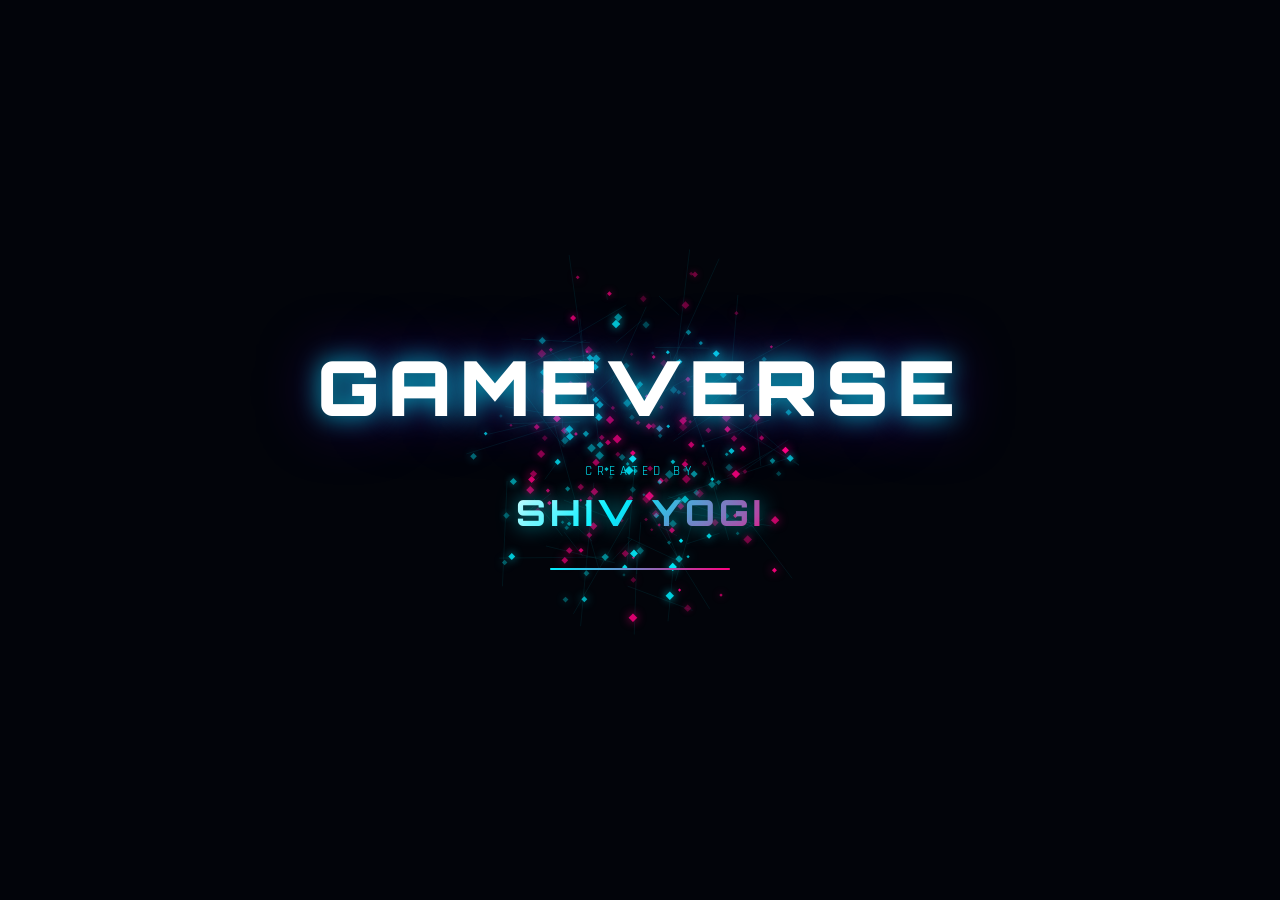
<file: index.html>
<!DOCTYPE html>
<html lang="en">
<head>
  <meta charset="UTF-8">
  <meta name="viewport" content="width=device-width, initial-scale=1.0, maximum-scale=1.0, user-scalable=no, viewport-fit=cover">
  <meta name="theme-color" content="#050814">
  <meta name="apple-mobile-web-app-capable" content="yes">
  <meta name="apple-mobile-web-app-status-bar-style" content="black-translucent">
  <meta name="description" content="GAMEVERSE - Premium Installable Gaming Launcher Created By Shiv Yogi">

  <title>GAMEVERSE | Premium Gaming Launcher by Shiv Yogi</title>

  <!-- PWA Manifest & App Icons -->
  <link rel="manifest" href="manifest.json">
  <link rel="icon" type="image/svg+xml" href="assets/logo/gameverse-symbol.svg">
  <link rel="apple-touch-icon" href="assets/logo/gameverse-symbol.svg">

  <!-- Futuristic Typography -->
  <link rel="preconnect" href="https://fonts.googleapis.com">
  <link rel="preconnect" href="https://fonts.gstatic.com" crossorigin>
  <link href="https://fonts.googleapis.com/css2?family=Orbitron:wght@600;700;800;900&family=Rajdhani:wght@500;600;700&family=JetBrains+Mono:wght@500;700&display=swap" rel="stylesheet">

  <!-- Core & Glass UI Stylesheets -->
  <link rel="stylesheet" href="launcher/css/main.css">
  <link rel="stylesheet" href="launcher/css/glass-ui.css">
  <link rel="stylesheet" href="launcher/css/animations.css">
  <link rel="stylesheet" href="launcher/css/carousel.css">
  <link rel="stylesheet" href="launcher/css/mobile.css">
  <link rel="stylesheet" href="launcher/css/desktop.css">

  <!-- Component Stylesheets -->
  <link rel="stylesheet" href="launcher/components/intro/intro.css">
  <link rel="stylesheet" href="launcher/components/welcome/welcome.css">
  <link rel="stylesheet" href="launcher/components/carousel/coverflow.css">
  <link rel="stylesheet" href="launcher/components/profile/profile.css">
  <link rel="stylesheet" href="launcher/components/controls/controls-overlay.css">
  <link rel="stylesheet" href="launcher/components/player/player-screen.css">
</head>
<body>

  <!-- ========================================================================
       1. CINEMATIC INTRO OPENING EXPERIENCE
       ======================================================================== -->
  <section id="cinematic-intro" aria-label="GameVerse Opening Animation">
    <canvas id="intro-particle-canvas"></canvas>
    <div class="intro-content-overlay">
      <h1 class="intro-title-gameverse">GAMEVERSE</h1>
      <div class="intro-creator-wrap">
        <span class="intro-creator-pre">CREATED BY</span>
        <span class="intro-creator-name">SHIV YOGI</span>
      </div>
      <div class="intro-loader-bar">
        <div class="intro-loader-progress"></div>
      </div>
    </div>
  </section>

  <!-- ========================================================================
       2. FIRST-TIME PLAYER REGISTRATION SCREEN
       ======================================================================== -->
  <section id="welcome-registration-screen" aria-label="Player Registration">
    <div class="welcome-glass-card">
      <div class="welcome-avatar-preview anim-crystal-logo">
        <img src="assets/gifs/avatar-cyber.svg" alt="Cyber Avatar" />
      </div>
      <h2 class="welcome-title">WELCOME TO GAMEVERSE</h2>
      <p class="welcome-subtitle">Enter your commander gaming tag to calibrate your custom console profile and neural saves.</p>
      
      <div class="welcome-form">
        <div class="welcome-input-wrap">
          <input type="text" id="welcome-player-name-input" class="gv-input" placeholder="PLAYER GAMING NAME" maxlength="20" autocomplete="off" />
        </div>
        <div class="welcome-validation-msg" id="welcome-error-msg">Player name must be at least 2 characters</div>
        <button id="welcome-continue-btn" class="gv-btn gv-btn-primary welcome-continue-btn">
          ENTER CONSOLE ✦
        </button>
      </div>
    </div>
  </section>

  <!-- ========================================================================
       APP ROOT & MAIN LAUNCHER
       ======================================================================== -->
  <div id="app-root">
    <!-- Ambient Dynamic Nebula & Cyber Grid Canvas -->
    <canvas id="ambient-glow-canvas"></canvas>
    <div class="cyber-grid-overlay"></div>

    <!-- MAIN LAUNCHER SCREEN (Initially hidden until Intro completes) -->
    <main id="main-launcher-screen" class="sr-only">
      
      <!-- ====================================================================
           DESKTOP INTERFACE LAYOUT (min-width: 1025px)
           ==================================================================== -->
      <div class="desktop-layout-root">
        
        <!-- Desktop Header -->
        <header class="desktop-header">
          <div class="desktop-brand">
            <img src="assets/logo/gameverse-logo.svg" alt="GAMEVERSE by Shiv Yogi" class="desktop-brand-logo" />
          </div>

          <div class="desktop-header-search">
            <svg class="gv-icon desktop-search-icon" viewBox="0 0 24 24">
              <circle cx="11" cy="11" r="8"></circle>
              <line x1="21" y1="21" x2="16.65" y2="16.65"></line>
            </svg>
            <input type="text" class="gv-input desktop-search-input" id="desktop-search-input" placeholder="Search universe games, categories..." />
          </div>

          <div class="desktop-header-right">
            <!-- PWA Install Button -->
            <button class="gv-btn gv-btn-secondary gv-pwa-install-btn" style="display: none;">
              <svg class="gv-icon" viewBox="0 0 24 24"><path d="M21 15v4a2 2 0 0 1-2 2H5a2 2 0 0 1-2-2v-4"></path><polyline points="7 10 12 15 17 10"></polyline><line x1="12" y1="15" x2="12" y2="3"></line></svg>
              INSTALL APP
            </button>

            <!-- Sound Toggle -->
            <button class="gv-btn-icon gv-sound-toggle-btn" title="Toggle Audio Sound">
              <svg class="gv-icon" viewBox="0 0 24 24"><polygon points="11 5 6 9 2 9 2 15 6 15 11 19 11 5"></polygon><path d="M19.07 4.93a10 10 0 0 1 0 14.14M15.54 8.46a5 5 0 0 1 0 7.07"></path></svg>
            </button>

            <!-- Control Settings (Three-Dot Menu) -->
            <button class="gv-btn-icon open-control-menu-btn" id="three-dot-menu-btn" title="Settings & Controls">
              <svg class="gv-icon" viewBox="0 0 24 24"><circle cx="12" cy="12" r="1.5"></circle><circle cx="19" cy="12" r="1.5"></circle><circle cx="5" cy="12" r="1.5"></circle></svg>
            </button>

            <!-- Player Profile Avatar Button -->
            <button class="gv-btn gv-btn-secondary open-profile-btn" id="topbar-profile-btn">
              <img src="assets/gifs/avatar-cyber.svg" alt="Avatar" class="player-avatar-img" style="width: 24px; height: 24px; border-radius: 50%;" />
              <span class="player-name-display">Commander</span>
            </button>
          </div>
        </header>

        <!-- Desktop Sidebar -->
        <aside class="desktop-sidebar">
          <div class="desktop-nav-group">
            <span class="desktop-nav-title">Navigation</span>
            <button class="desktop-nav-link active" data-filter="all">
              <svg class="gv-icon" viewBox="0 0 24 24"><rect x="3" y="3" width="7" height="7"></rect><rect x="14" y="3" width="7" height="7"></rect><rect x="14" y="14" width="7" height="7"></rect><rect x="3" y="14" width="7" height="7"></rect></svg>
              All Games
            </button>
            <button class="desktop-nav-link" data-filter="featured">
              <svg class="gv-icon" viewBox="0 0 24 24"><polygon points="12 2 15.09 8.26 22 9.27 17 14.14 18.18 21.02 12 17.77 5.82 21.02 7 14.14 2 9.27 8.91 8.26 12 2"></polygon></svg>
              Featured
            </button>
            <button class="desktop-nav-link" data-filter="favorites">
              <svg class="gv-icon" viewBox="0 0 24 24"><path d="M20.84 4.61a5.5 5.5 0 0 0-7.78 0L12 5.67l-1.06-1.06a5.5 5.5 0 0 0-7.78 7.78l1.06 1.06L12 21.23l7.78-7.78 1.06-1.06a5.5 5.5 0 0 0 0-7.78z"></path></svg>
              Favorites
            </button>
            <button class="desktop-nav-link" data-filter="recent">
              <svg class="gv-icon" viewBox="0 0 24 24"><circle cx="12" cy="12" r="10"></circle><polyline points="12 6 12 12 16 14"></polyline></svg>
              Recently Played
            </button>
          </div>

          <div class="desktop-nav-group">
            <span class="desktop-nav-title">Console</span>
            <button class="desktop-nav-link" data-filter="profile" id="sidebar-profile-link">
              <svg class="gv-icon" viewBox="0 0 24 24"><path d="M20 21v-2a4 4 0 0 0-4-4H8a4 4 0 0 0-4 4v2"></path><circle cx="12" cy="7" r="4"></circle></svg>
              Player Profile
            </button>
            <button class="desktop-nav-link open-control-menu-btn">
              <svg class="gv-icon" viewBox="0 0 24 24"><circle cx="12" cy="12" r="3"></circle><path d="M19.4 15a1.65 1.65 0 0 0 .33 1.82l.06.06a2 2 0 0 1 0 2.83 2 2 0 0 1-2.83 0l-.06-.06a1.65 1.65 0 0 0-1.82-.33 1.65 1.65 0 0 0-1 1.51V21a2 2 0 0 1-2 2 2 2 0 0 1-2-2v-.09A1.65 1.65 0 0 0 9 19.4a1.65 1.65 0 0 0-1.82.33l-.06.06a2 2 0 0 1-2.83 0 2 2 0 0 1 0-2.83l.06-.06a1.65 1.65 0 0 0 .33-1.82 1.65 1.65 0 0 0-1.51-1H3a2 2 0 0 1-2-2 2 2 0 0 1 2-2h.09A1.65 1.65 0 0 0 4.6 9a1.65 1.65 0 0 0-.33-1.82l-.06-.06a2 2 0 0 1 0-2.83 2 2 0 0 1 2.83 0l.06.06a1.65 1.65 0 0 0 1.82.33H9a1.65 1.65 0 0 0 1-1.51V3a2 2 0 0 1 2-2 2 2 0 0 1 2 2v.09a1.65 1.65 0 0 0 1 1.51 1.65 1.65 0 0 0 1.82-.33l.06-.06a2 2 0 0 1 2.83 0 2 2 0 0 1 0 2.83l-.06.06a1.65 1.65 0 0 0-.33 1.82V9a1.65 1.65 0 0 0 1.51 1H21a2 2 0 0 1 2 2 2 2 0 0 1-2 2h-.09a1.65 1.65 0 0 0-1.51 1z"></path></svg>
              Settings & Audio
            </button>
          </div>

          <div class="desktop-sidebar-creator">
            <div class="desktop-creator-label">Architect & Creator</div>
            <div class="desktop-creator-name">SHIV YOGI</div>
          </div>
        </aside>

        <!-- Desktop Center Stage (3D Cover Flow) -->
        <section class="desktop-center-stage">
          <!-- 3D Carousel Viewport -->
          <div class="coverflow-viewport">
            <button class="coverflow-nav-btn prev" id="coverflow-prev-btn" aria-label="Previous Game">
              <svg class="gv-icon" viewBox="0 0 24 24"><polyline points="15 18 9 12 15 6"></polyline></svg>
            </button>

            <div class="coverflow-stage">
              <!-- Dynamically populated 3D cards -->
            </div>

            <button class="coverflow-nav-btn next" id="coverflow-next-btn" aria-label="Next Game">
              <svg class="gv-icon" viewBox="0 0 24 24"><polyline points="9 18 15 12 9 6"></polyline></svg>
            </button>
          </div>

          <!-- Selected Game Meta & Actions Below Carousel -->
          <div class="coverflow-meta-display">
            <h2 class="coverflow-meta-title" id="coverflow-title-display">Cyber Neon Overdrive</h2>
            <div class="coverflow-meta-tags">
              <span class="coverflow-meta-badge" id="coverflow-category-badge">ARCADE</span>
              <span id="coverflow-rating-badge" style="color: #ffd700; font-weight: bold;">★ 4.9</span>
            </div>
            <div class="coverflow-action-row">
              <button class="gv-btn gv-btn-primary gv-btn-play-game" id="coverflow-play-btn">
                <svg class="gv-icon" viewBox="0 0 24 24" style="stroke: #02040a; fill: #02040a;"><polygon points="5 3 19 12 5 21 5 3"></polygon></svg>
                PLAY NOW
              </button>
              <button class="gv-btn-icon gv-btn-favorite" id="coverflow-fav-btn" title="Add to Favorites">
                <svg class="gv-icon" viewBox="0 0 24 24"><polygon points="12 2 15.09 8.26 22 9.27 17 14.14 18.18 21.02 12 17.77 5.82 21.02 7 14.14 2 9.27 8.91 8.26 12 2"></polygon></svg>
              </button>
            </div>
            <div class="coverflow-key-hints">
              <span><span class="key-badge">◀</span><span class="key-badge">▶</span> Navigate</span>
              <span><span class="key-badge">ENTER</span> Launch</span>
            </div>
          </div>
        </section>

        <!-- Desktop Right-Side Game Info Panel -->
        <aside class="desktop-info-panel">
          <div class="desktop-info-hero">
            <img src="assets/posters/cyber-neon-overdrive.svg" alt="Preview Poster" class="desktop-info-hero-img" id="desktop-info-hero-img" />
          </div>

          <h3 class="desktop-info-title" id="desktop-info-title">Cyber Neon Overdrive</h3>

          <div class="desktop-info-meta-chips">
            <span class="gv-pill" id="desktop-info-category">ARCADE</span>
            <span class="gv-pill" style="color: #ffd700; border-color: rgba(255, 215, 0, 0.3);" id="desktop-info-rating">★ 4.9</span>
            <span class="gv-pill" style="color: #00ff88; border-color: rgba(0, 255, 136, 0.3);" id="desktop-info-control">RACING</span>
          </div>

          <p class="desktop-info-desc" id="desktop-info-desc">
            High-velocity cybernetic speedway challenge. Dodge laser obstacles, engage nitro boosters, and break supersonic sound barriers in a retro-futuristic metropolis.
          </p>

          <div class="desktop-specs-grid">
            <div class="spec-item">
              <div class="spec-item-label">Players</div>
              <div class="spec-item-value" id="desktop-info-players">1 Player</div>
            </div>
            <div class="spec-item">
              <div class="spec-item-label">Size</div>
              <div class="spec-item-value" id="desktop-info-size">2.8 MB</div>
            </div>
            <div class="spec-item">
              <div class="spec-item-label">Version</div>
              <div class="spec-item-value" id="desktop-info-version">1.4.0</div>
            </div>
            <div class="spec-item">
              <div class="spec-item-label">Status</div>
              <div class="spec-item-value" style="color: #00ff88;">Ready to Play</div>
            </div>
          </div>

          <div class="desktop-play-actions">
            <button class="gv-btn gv-btn-primary gv-btn-play-game" id="desktop-play-btn" style="width: 100%;">
              <svg class="gv-icon" viewBox="0 0 24 24" style="stroke: #02040a; fill: #02040a;"><polygon points="5 3 19 12 5 21 5 3"></polygon></svg>
              LAUNCH GAME
            </button>
            <button class="gv-btn gv-btn-secondary gv-btn-favorite" id="desktop-fav-btn" style="width: 100%;">
              <svg class="gv-icon" viewBox="0 0 24 24"><polygon points="12 2 15.09 8.26 22 9.27 17 14.14 18.18 21.02 12 17.77 5.82 21.02 7 14.14 2 9.27 8.91 8.26 12 2"></polygon></svg>
              FAVORITE
            </button>
          </div>
        </aside>

        <!-- Desktop Bottom Library Drawer -->
        <footer class="desktop-bottom-library">
          <div class="desktop-bottom-header">
            <span class="desktop-bottom-title">Quick Catalog</span>
            <div class="gv-category-scroll" id="desktop-categories-row">
              <!-- Dynamically populated category buttons -->
            </div>
          </div>
          <div class="desktop-thumb-row" id="desktop-bottom-thumbs">
            <!-- Dynamically populated game thumbnails -->
          </div>
        </footer>

      </div>

      <!-- ====================================================================
           MOBILE LANDSCAPE INTERFACE LAYOUT (max-width: 1024px)
           ==================================================================== -->
      <div class="mobile-layout-root">
        
        <!-- Mobile Topbar -->
        <header class="gv-mobile-topbar">
          <div class="gv-mobile-brand">
            <img src="assets/logo/gameverse-logo.svg" alt="GAMEVERSE" />
          </div>

          <div class="gv-mobile-top-actions">
            <button class="gv-btn-icon gv-sound-toggle-btn" title="Toggle Sound">
              <svg class="gv-icon" viewBox="0 0 24 24"><polygon points="11 5 6 9 2 9 2 15 6 15 11 19 11 5"></polygon><path d="M19.07 4.93a10 10 0 0 1 0 14.14M15.54 8.46a5 5 0 0 1 0 7.07"></path></svg>
            </button>
            <button class="gv-btn-icon open-profile-btn" title="Player Profile">
              <img src="assets/gifs/avatar-cyber.svg" alt="Avatar" class="player-avatar-img" style="width: 24px; height: 24px; border-radius: 50%;" />
            </button>
            <button class="gv-btn-icon open-control-menu-btn" id="mobile-three-dot-btn" title="Menu">
              <svg class="gv-icon" viewBox="0 0 24 24"><circle cx="12" cy="12" r="1.5"></circle><circle cx="19" cy="12" r="1.5"></circle><circle cx="5" cy="12" r="1.5"></circle></svg>
            </button>
          </div>
        </header>

        <!-- Mobile Main 3D Carousel Area (Mirrors coverflow) -->
        <div class="mobile-main-layout">
          <!-- Central carousel is shared in DOM via CoverFlow engine -->
        </div>

        <!-- Mobile Bottom Dock (Categories) -->
        <footer class="gv-mobile-bottom-dock">
          <div class="gv-category-scroll" id="mobile-categories-row">
            <!-- Dynamically populated categories -->
          </div>
        </footer>

      </div>

    </main>

    <!-- ====================================================================
         IN-GAME SESSION VIEWPORT
         ==================================================================== -->
    <section id="game-player-container" aria-label="Game Screen">
      <!-- HUD Top Toolbar -->
      <div id="game-player-hud">
        <button class="hud-btn hud-btn-exit" id="hud-exit-btn" title="Exit Game">
          <svg class="gv-icon" viewBox="0 0 24 24"><line x1="18" y1="6" x2="6" y2="18"></line><line x1="6" y1="6" x2="18" y2="18"></line></svg>
          EXIT
        </button>
        <button class="hud-btn" id="hud-restart-btn" title="Restart Game">
          <svg class="gv-icon" viewBox="0 0 24 24"><polyline points="23 4 23 10 17 10"></polyline><path d="M20.49 15a9 9 0 1 1-2.12-9.36L23 10"></path></svg>
        </button>
        <button class="hud-btn" id="hud-pause-btn" title="Pause Game">
          <svg class="gv-icon" viewBox="0 0 24 24"><rect x="6" y="4" width="4" height="16"></rect><rect x="14" y="4" width="4" height="16"></rect></svg>
        </button>
        <button class="hud-btn" id="hud-controls-btn" title="Toggle On-Screen Touch Controls">
          <svg class="gv-icon" viewBox="0 0 24 24"><rect x="2" y="6" width="20" height="12" rx="2"></rect><circle cx="12" cy="12" r="2"></circle><line x1="6" y1="12" x2="6" y2="12"></line><line x1="18" y1="12" x2="18" y2="12"></line></svg>
        </button>
        <button class="hud-btn" id="hud-sound-btn" title="Toggle Sound">
          <svg class="gv-icon" viewBox="0 0 24 24"><polygon points="11 5 6 9 2 9 2 15 6 15 11 19 11 5"></polygon><path d="M19.07 4.93a10 10 0 0 1 0 14.14"></path></svg>
        </button>
        <button class="hud-btn" id="hud-fullscreen-btn" title="Toggle Fullscreen">
          <svg class="gv-icon" viewBox="0 0 24 24"><path d="M8 3H5a2 2 0 0 0-2 2v3m18 0V5a2 2 0 0 0-2-2h-3m0 18h3a2 2 0 0 0 2-2v-3M3 16v3a2 2 0 0 0 2 2h3"></path></svg>
        </button>
      </div>

      <!-- Sandboxed Game Iframe Mount -->
      <div id="game-iframe-wrapper"></div>

      <!-- Universal On-Screen Touch Controls HUD -->
      <div id="touch-controls-hud"></div>
    </section>

    <!-- Game Launch Loader Screen -->
    <div id="game-launch-loader">
      <div class="loader-radar-ring"></div>
      <div class="loader-game-title" id="loader-game-title">Launching Game...</div>
      <div class="loader-status-text">INITIALIZING QUANTUM RUNTIME</div>
    </div>

  </div>

  <!-- ========================================================================
       MODALS & DRAWERS
       ======================================================================== -->

  <!-- PLAYER PROFILE MODAL -->
  <div class="gv-modal-backdrop" id="profile-modal">
    <div class="gv-modal-card">
      <div class="gv-modal-header">
        <h3 class="gv-modal-title">
          <svg class="gv-icon" viewBox="0 0 24 24"><path d="M20 21v-2a4 4 0 0 0-4-4H8a4 4 0 0 0-4 4v2"></path><circle cx="12" cy="7" r="4"></circle></svg>
          PLAYER PROFILE
        </h3>
        <button class="gv-modal-close" id="profile-modal-close">
          <svg class="gv-icon" viewBox="0 0 24 24"><line x1="18" y1="6" x2="6" y2="18"></line><line x1="6" y1="6" x2="18" y2="18"></line></svg>
        </button>
      </div>

      <div class="profile-avatar-container">
        <div class="profile-avatar-glow-ring">
          <img src="assets/gifs/avatar-cyber.svg" alt="Animated Avatar" class="profile-avatar-large" />
        </div>
        <div class="profile-player-title">
          <span class="player-name-display">Commander</span>
          <button class="profile-edit-name-toggle" id="profile-edit-name-btn" title="Edit Name">
            <svg class="gv-icon" viewBox="0 0 24 24"><path d="M12 20h9"></path><path d="M16.5 3.5a2.121 2.121 0 0 1 3 3L7 19l-4 1 1-4L16.5 3.5z"></path></svg>
          </button>
        </div>
        <span class="profile-player-badge">PREMIUM CONSOLE OPERATOR</span>

        <div class="profile-edit-box" id="profile-edit-wrap">
          <input type="text" id="profile-name-input" class="gv-input" placeholder="New Player Name" maxlength="20" />
          <button class="gv-btn gv-btn-primary" id="profile-save-name-btn">SAVE</button>
        </div>
      </div>

      <div class="profile-stats-grid">
        <div class="profile-stat-card">
          <div class="profile-stat-num player-games-count">0</div>
          <div class="profile-stat-lbl">Games Played</div>
        </div>
        <div class="profile-stat-card">
          <div class="profile-stat-num player-playtime-display">0m</div>
          <div class="profile-stat-lbl">Time Played</div>
        </div>
        <div class="profile-stat-card">
          <div class="profile-stat-num player-launches-display">0</div>
          <div class="profile-stat-lbl">Total Launches</div>
        </div>
      </div>

      <div class="profile-section-heading">
        <svg class="gv-icon" viewBox="0 0 24 24"><polygon points="12 2 15.09 8.26 22 9.27 17 14.14 18.18 21.02 12 17.77 5.82 21.02 7 14.14 2 9.27 8.91 8.26 12 2"></polygon></svg>
        Favorites
      </div>
      <div class="profile-history-grid" id="profile-favorites-list"></div>

      <div class="profile-section-heading">
        <svg class="gv-icon" viewBox="0 0 24 24"><circle cx="12" cy="12" r="10"></circle><polyline points="12 6 12 12 16 14"></polyline></svg>
        Recent Activity
      </div>
      <div class="profile-history-grid" id="profile-recent-list"></div>
    </div>
  </div>

  <!-- THREE-DOT GLASS MENU DRAWER -->
  <div id="three-dot-menu-drawer" class="glass-panel" style="position: fixed; top: 68px; right: 24px; width: 260px; z-index: 10000; display: none; padding: 12px; flex-direction: column; gap: 4px;">
    <button class="gv-btn gv-btn-secondary" id="menu-item-joystick" style="justify-content: flex-start; width: 100%;">
      <svg class="gv-icon" viewBox="0 0 24 24"><circle cx="12" cy="12" r="10"></circle><circle cx="12" cy="12" r="4"></circle></svg>
      Joystick Settings
    </button>
    <button class="gv-btn gv-btn-secondary" id="menu-item-racing" style="justify-content: flex-start; width: 100%;">
      <svg class="gv-icon" viewBox="0 0 24 24"><path d="M12 2a10 10 0 1 0 10 10A10 10 0 0 0 12 2zm0 18a8 8 0 1 1 8-8 8 8 0 0 1-8 8z"></path><path d="m12 6-2 6 6-2z"></path></svg>
      Racing Controls
    </button>
    <button class="gv-btn gv-btn-secondary" id="menu-item-action" style="justify-content: flex-start; width: 100%;">
      <svg class="gv-icon" viewBox="0 0 24 24"><polygon points="13 2 3 14 12 14 11 22 21 10 12 10 13 2"></polygon></svg>
      Action Controls
    </button>
    <button class="gv-btn gv-btn-secondary" id="menu-item-sensitivity" style="justify-content: flex-start; width: 100%;">
      <svg class="gv-icon" viewBox="0 0 24 24"><line x1="4" y1="21" x2="4" y2="14"></line><line x1="4" y1="10" x2="4" y2="3"></line><line x1="12" y1="21" x2="12" y2="12"></line><line x1="12" y1="8" x2="12" y2="3"></line><line x1="20" y1="21" x2="20" y2="16"></line><line x1="20" y1="12" x2="20" y2="3"></line></svg>
      Sensitivity
    </button>
    <button class="gv-btn gv-btn-secondary" id="menu-item-buttons" style="justify-content: flex-start; width: 100%;">
      <svg class="gv-icon" viewBox="0 0 24 24"><circle cx="12" cy="12" r="3"></circle><rect x="3" y="3" width="18" height="18" rx="2"></rect></svg>
      Button Customization
    </button>
    <button class="gv-btn gv-btn-secondary" id="menu-item-sound" style="justify-content: flex-start; width: 100%;">
      <svg class="gv-icon" viewBox="0 0 24 24"><polygon points="11 5 6 9 2 9 2 15 6 15 11 19 11 5"></polygon><path d="M19.07 4.93a10 10 0 0 1 0 14.14"></path></svg>
      Sound Settings
    </button>
    <button class="gv-btn gv-btn-secondary" id="menu-item-ui" style="justify-content: flex-start; width: 100%;">
      <svg class="gv-icon" viewBox="0 0 24 24"><circle cx="12" cy="12" r="5"></circle><line x1="12" y1="1" x2="12" y2="3"></line><line x1="12" y1="21" x2="12" y2="23"></line></svg>
      UI Settings
    </button>
    <div class="gv-divider"></div>
    <button class="gv-btn gv-btn-danger" id="menu-item-reset" style="justify-content: flex-start; width: 100%;">
      <svg class="gv-icon" viewBox="0 0 24 24"><polyline points="1 4 1 10 7 10"></polyline><path d="M3.51 15a9 9 0 1 0 2.13-9.36L1 10"></path></svg>
      Reset Controls
    </button>
    <button class="gv-btn gv-btn-secondary" id="menu-item-about" style="justify-content: flex-start; width: 100%;">
      <svg class="gv-icon" viewBox="0 0 24 24"><circle cx="12" cy="12" r="10"></circle><line x1="12" y1="16" x2="12" y2="12"></line><line x1="12" y1="8" x2="12.01" y2="8"></line></svg>
      About GameVerse
    </button>
  </div>

  <style>
    #three-dot-menu-drawer.open {
      display: flex !important;
      animation: menuExpandDown 0.25s cubic-bezier(0.16, 1, 0.3, 1);
    }
  </style>

  <!-- CONTROLS & SYSTEM SETTINGS MODAL -->
  <div class="gv-modal-backdrop" id="control-settings-modal">
    <div class="gv-modal-card">
      <div class="gv-modal-header">
        <h3 class="gv-modal-title">
          <svg class="gv-icon" viewBox="0 0 24 24"><circle cx="12" cy="12" r="3"></circle><path d="M19.4 15a1.65 1.65 0 0 0 .33 1.82l.06.06a2 2 0 0 1 0 2.83 2 2 0 0 1-2.83 0l-.06-.06a1.65 1.65 0 0 0-1.82-.33 1.65 1.65 0 0 0-1 1.51V21a2 2 0 0 1-2 2 2 2 0 0 1-2-2v-.09A1.65 1.65 0 0 0 9 19.4a1.65 1.65 0 0 0-1.82.33l-.06.06a2 2 0 0 1-2.83 0 2 2 0 0 1 0-2.83l.06-.06a1.65 1.65 0 0 0 .33-1.82 1.65 1.65 0 0 0-1.51-1H3a2 2 0 0 1-2-2 2 2 0 0 1 2-2h.09A1.65 1.65 0 0 0 4.6 9a1.65 1.65 0 0 0-.33-1.82l-.06-.06a2 2 0 0 1 0-2.83 2 2 0 0 1 2.83 0l.06.06a1.65 1.65 0 0 0 1.82.33H9a1.65 1.65 0 0 0 1-1.51V3a2 2 0 0 1 2-2 2 2 0 0 1 2 2v.09a1.65 1.65 0 0 0 1 1.51 1.65 1.65 0 0 0 1.82-.33l.06-.06a2 2 0 0 1 2.83 0 2 2 0 0 1 0 2.83l-.06.06a1.65 1.65 0 0 0-.33 1.82V9a1.65 1.65 0 0 0 1.51 1H21a2 2 0 0 1 2 2 2 2 0 0 1-2 2h-.09a1.65 1.65 0 0 0-1.51 1z"></path></svg>
          SYSTEM & CONTROLS
        </h3>
        <button class="gv-modal-close" id="control-settings-close">
          <svg class="gv-icon" viewBox="0 0 24 24"><line x1="18" y1="6" x2="6" y2="18"></line><line x1="6" y1="6" x2="18" y2="18"></line></svg>
        </button>
      </div>

      <!-- Settings Navigation Tabs -->
      <div style="display: flex; gap: 8px; margin-bottom: 20px; overflow-x: auto; padding-bottom: 4px;">
        <button class="gv-btn gv-btn-secondary settings-tab-btn active" data-tab="joystick">JOYSTICK</button>
        <button class="gv-btn gv-btn-secondary settings-tab-btn" data-tab="buttons">BUTTONS</button>
        <button class="gv-btn gv-btn-secondary settings-tab-btn" data-tab="sensitivity">SENSITIVITY</button>
        <button class="gv-btn gv-btn-secondary settings-tab-btn" data-tab="sound">SOUND</button>
        <button class="gv-btn gv-btn-secondary settings-tab-btn" data-tab="ui">UI & GRAPHICS</button>
      </div>

      <!-- Tab Panes -->
      <div class="settings-tab-pane active" data-tab="joystick">
        <div class="gv-slider-container">
          <div class="gv-slider-label">
            <span>Analog Stick Sensitivity</span>
            <span id="val-joystick-sens">100%</span>
          </div>
          <input type="range" class="gv-slider" id="slider-joystick-sens" min="40" max="200" value="100" />
        </div>
        <div class="gv-slider-container">
          <div class="gv-slider-label">
            <span>Inner Deadzone</span>
            <span id="val-joystick-deadzone">12%</span>
          </div>
          <input type="range" class="gv-slider" id="slider-joystick-deadzone" min="0" max="35" value="12" />
        </div>
      </div>

      <div class="settings-tab-pane" data-tab="buttons" style="display: none;">
        <div class="gv-slider-container">
          <div class="gv-slider-label">
            <span>Touch Button Size</span>
            <span id="val-btn-size">64px</span>
          </div>
          <input type="range" class="gv-slider" id="slider-btn-size" min="44" max="96" value="64" />
        </div>
        <div class="gv-slider-container">
          <div class="gv-slider-label">
            <span>Touch Button Opacity</span>
            <span id="val-btn-opacity">85%</span>
          </div>
          <input type="range" class="gv-slider" id="slider-btn-opacity" min="20" max="100" value="85" />
        </div>
      </div>

      <div class="settings-tab-pane" data-tab="sensitivity" style="display: none;">
        <p style="font-size: 14px; color: #a0aed6; margin-bottom: 16px;">
          Calibrates multi-axis analog response curves across Racing steering paddles, virtual action sticks, and touchpad swipe velocities.
        </p>
        <div class="gv-slider-container">
          <div class="gv-slider-label">
            <span>Overall Touch Sensitivity</span>
            <span>Balanced</span>
          </div>
          <input type="range" class="gv-slider" min="50" max="150" value="100" />
        </div>
      </div>

      <div class="settings-tab-pane" data-tab="sound" style="display: none;">
        <div class="gv-slider-container">
          <div class="gv-slider-label">
            <span>Master Console Volume</span>
            <span id="val-master-volume">80%</span>
          </div>
          <input type="range" class="gv-slider" id="slider-master-volume" min="0" max="100" value="80" />
        </div>
        <div style="display: flex; align-items: center; justify-content: space-between; margin-top: 14px;">
          <span style="font-size: 14px; font-weight: 600;">Tactile UI Chimes & SFX</span>
          <input type="checkbox" id="toggle-ui-sound" checked style="width: 20px; height: 20px; accent-color: var(--neon-cyan);" />
        </div>
      </div>

      <div class="settings-tab-pane" data-tab="ui" style="display: none;">
        <div style="display: flex; align-items: center; justify-content: space-between; margin-bottom: 14px;">
          <span style="font-size: 14px; font-weight: 600;">Liquid Glass Backdrop Blur</span>
          <input type="checkbox" id="toggle-liquid-blur" checked style="width: 20px; height: 20px; accent-color: var(--neon-cyan);" />
        </div>
        <p style="font-size: 13px; color: #a0aed6;">Disable blur if running on low-power devices to maintain 60 FPS.</p>
      </div>

    </div>
  </div>

  <style>
    .settings-tab-pane.active {
      display: block !important;
    }
  </style>

  <!-- ABOUT GAMEVERSE MODAL -->
  <div class="gv-modal-backdrop" id="about-gameverse-modal">
    <div class="gv-modal-card" style="text-align: center;">
      <div class="welcome-avatar-preview anim-crystal-logo" style="margin: 0 auto 16px;">
        <img src="assets/logo/gameverse-symbol.svg" alt="GameVerse Emblem" />
      </div>
      <h3 style="font-family: var(--font-display); font-size: 24px; font-weight: 900; letter-spacing: 2px;">GAMEVERSE</h3>
      <p style="font-size: 14px; color: var(--neon-cyan); letter-spacing: 3px; font-weight: 700; margin-bottom: 14px;">
        CREATED BY SHIV YOGI
      </p>
      <p style="font-size: 14px; color: #a0aed6; line-height: 1.6; margin-bottom: 20px;">
        Next-Generation Installable Gaming Launcher built for GitHub Pages hosting. Designed with high-performance 3D Apple-style Cover Flow, zero-latency Web Audio synthesis, and an expandable modular architecture.
      </p>
      <div class="desktop-specs-grid" style="text-align: left; margin-bottom: 20px;">
        <div><div class="spec-item-label">Version</div><div class="spec-item-value">v1.0.0 Stable</div></div>
        <div><div class="spec-item-label">Architecture</div><div class="spec-item-value">Vanilla Web Standards</div></div>
        <div><div class="spec-item-label">Hosting</div><div class="spec-item-value">GitHub Pages Ready</div></div>
        <div><div class="spec-item-label">PWA Mode</div><div class="spec-item-value">Standalone Console</div></div>
      </div>
      <button class="gv-btn gv-btn-primary" onclick="document.getElementById('about-gameverse-modal').classList.remove('open')">
        CLOSE INTEL
      </button>
    </div>
  </div>

  <!-- MISSING GAME MODAL (Graceful Missing File Detection) -->
  <div class="gv-modal-backdrop" id="missing-game-modal">
    <div class="gv-modal-card" style="text-align: center;">
      <div style="font-size: 48px; margin-bottom: 12px;">⚠️</div>
      <h3 style="font-family: var(--font-display); font-size: 22px; font-weight: 900; color: #ff0055;">GAME FILES NOT INSTALLED</h3>
      <p style="font-size: 14px; color: #ffffff; margin-top: 8px;">
        <strong id="missing-game-name">Selected Game</strong> files were not found at:
      </p>
      <code id="missing-game-path" style="display: block; background: rgba(0,0,0,0.5); padding: 8px; border-radius: 8px; color: #00f0ff; margin: 12px 0; font-family: var(--font-mono); font-size: 12px; word-break: break-all;"></code>
      <p style="font-size: 13px; color: #a0aed6; line-height: 1.5; margin-bottom: 20px;">
        To install this game, add its files to the indicated directory inside <code>Games/</code>. You can test the launcher right now with the verified <strong>Cyber Neon Overdrive</strong> demo game!
      </p>
      <div style="display: flex; gap: 10px; justify-content: center;">
        <button class="gv-btn gv-btn-secondary" id="missing-game-close">CANCEL</button>
        <button class="gv-btn gv-btn-primary" id="missing-game-action">PLAY VERIFIED DEMO</button>
      </div>
    </div>
  </div>

  <!-- MOBILE ORIENTATION PROMPT OVERLAY -->
  <div id="orientation-prompt">
    <svg class="orientation-device-icon" viewBox="0 0 24 24" fill="none" stroke="var(--neon-cyan)" stroke-width="2">
      <rect x="5" y="2" width="14" height="20" rx="2" ry="2"></rect>
      <line x1="12" y1="18" x2="12.01" y2="18"></line>
    </svg>
    <div class="orientation-title">PLEASE ROTATE DEVICE</div>
    <div class="orientation-desc">GAMEVERSE is engineered for an authentic handheld landscape console experience. Rotate your phone to landscape mode.</div>
    <button class="orientation-override-btn" id="orientation-override-btn">CONTINUE IN PORTRAIT</button>
  </div>

  <!-- FLOATING TOAST NOTIFICATION -->
  <div id="gv-toast" style="position: fixed; bottom: 30px; left: 50%; transform: translateX(-50%) translateY(20px); background: rgba(5,8,20,0.9); border: 1px solid var(--neon-cyan); box-shadow: 0 0 20px rgba(0,240,255,0.4); padding: 10px 24px; border-radius: 20px; font-size: 13px; font-weight: bold; color: #fff; z-index: 99999; opacity: 0; pointer-events: none; transition: all 0.3s ease;"></div>
  <style>
    #gv-toast.visible {
      opacity: 1;
      transform: translateX(-50%) translateY(0);
    }
  </style>

  <!-- ========================================================================
       APPLICATION SCRIPTS
       ======================================================================== -->
  <script src="launcher/storage-manager.js"></script>
  <script src="launcher/audio-manager.js"></script>
  <script src="launcher/game-registry.js"></script>
  <script src="launcher/game-controls.js"></script>
  <script src="launcher/game-loader.js"></script>
  <script src="launcher/profile-manager.js"></script>

  <!-- Components -->
  <script src="launcher/components/intro/intro.js"></script>
  <script src="launcher/components/welcome/welcome.js"></script>
  <script src="launcher/components/carousel/coverflow.js"></script>
  <script src="launcher/components/profile/profile.js"></script>
  <script src="launcher/components/controls/controls-overlay.js"></script>
  <script src="launcher/components/player/player-screen.js"></script>

  <!-- Master Orchestrator -->
  <script src="launcher/launcher.js"></script>
</body>
</html>
</file>
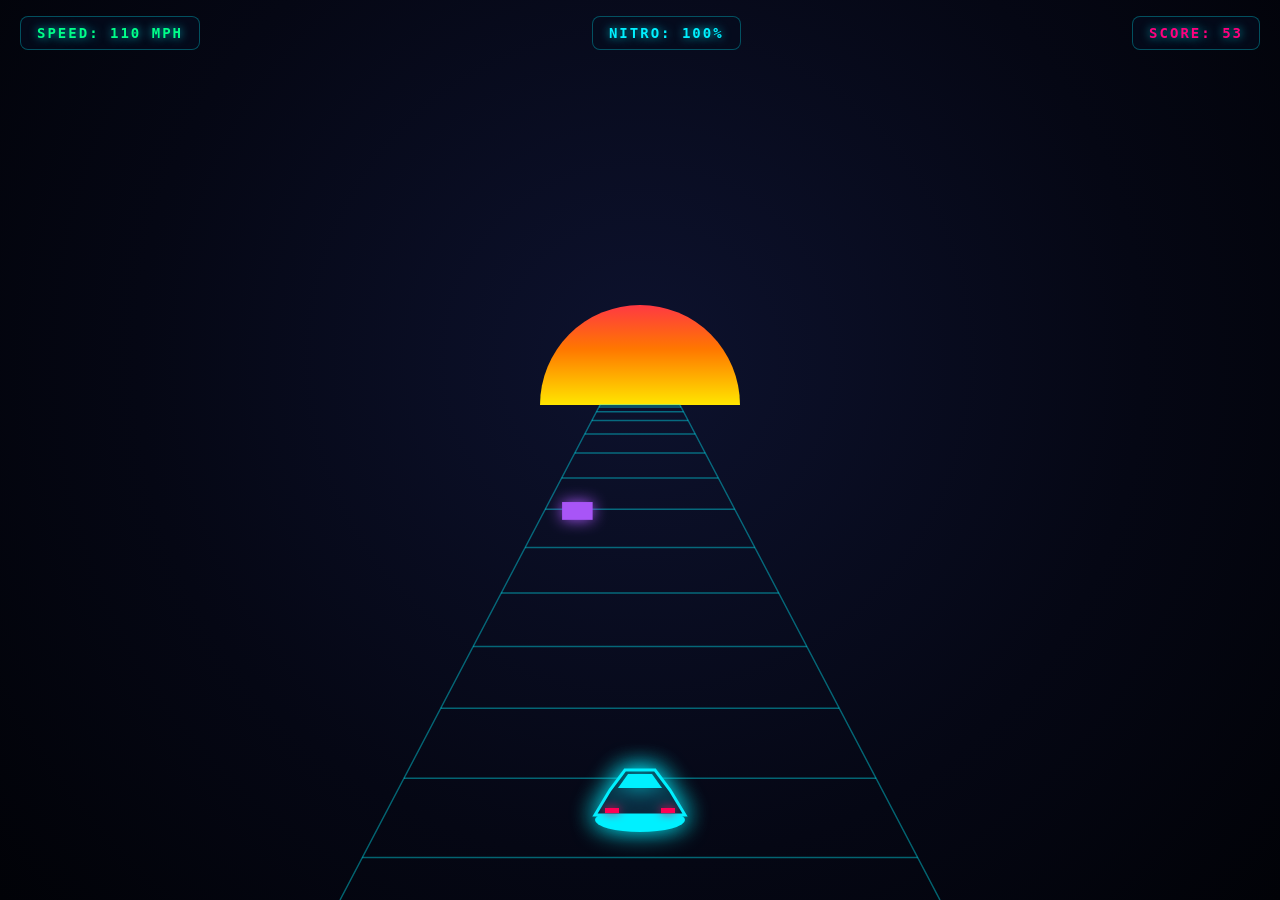
<file: Games/TestGame/index.html>
<!DOCTYPE html>
<html lang="en">
<head>
  <meta charset="UTF-8">
  <meta name="viewport" content="width=device-width, initial-scale=1.0, maximum-scale=1.0, user-scalable=no">
  <title>Cyber Neon Overdrive - Demo Game</title>
  <style>
    * {
      box-sizing: border-box;
      margin: 0;
      padding: 0;
      user-select: none;
      -webkit-user-select: none;
    }
    body {
      background: #02040a;
      color: #fff;
      font-family: 'Segoe UI', system-ui, -apple-system, sans-serif;
      overflow: hidden;
      width: 100vw;
      height: 100vh;
      display: flex;
      flex-direction: column;
      align-items: center;
      justify-content: center;
    }
    #gameCanvas {
      display: block;
      width: 100%;
      height: 100%;
      background: radial-gradient(circle at 50% 40%, #0d122e 0%, #050714 60%, #010207 100%);
    }
    .hud {
      position: absolute;
      top: 16px;
      left: 20px;
      right: 20px;
      display: flex;
      justify-content: space-between;
      pointer-events: none;
      font-family: monospace;
      text-transform: uppercase;
      font-size: 14px;
      font-weight: 700;
      letter-spacing: 2px;
      text-shadow: 0 0 10px rgba(0, 240, 255, 0.8);
    }
    .hud-stat {
      background: rgba(5, 12, 30, 0.7);
      border: 1px solid rgba(0, 240, 255, 0.3);
      padding: 8px 16px;
      border-radius: 8px;
      backdrop-filter: blur(8px);
    }
    .nitro-gauge {
      color: #00f0ff;
    }
    .score-gauge {
      color: #ff007f;
    }
    .speed-gauge {
      color: #00ff88;
    }
    .game-over-overlay {
      display: none;
      position: absolute;
      inset: 0;
      background: rgba(2, 4, 10, 0.85);
      backdrop-filter: blur(12px);
      flex-direction: column;
      align-items: center;
      justify-content: center;
      gap: 16px;
      z-index: 100;
    }
    .game-over-overlay.active {
      display: flex;
    }
    .btn-restart {
      background: linear-gradient(135deg, #00f0ff, #7000ff);
      color: #fff;
      border: none;
      padding: 12px 32px;
      font-size: 16px;
      font-weight: bold;
      border-radius: 8px;
      cursor: pointer;
      text-transform: uppercase;
      letter-spacing: 2px;
      box-shadow: 0 0 20px rgba(0, 240, 255, 0.4);
    }
  </style>
</head>
<body>
  <div class="hud">
    <div class="hud-stat speed-gauge">SPEED: <span id="speedVal">140</span> MPH</div>
    <div class="hud-stat nitro-gauge">NITRO: <span id="nitroVal">100%</span></div>
    <div class="hud-stat score-gauge">SCORE: <span id="scoreVal">0</span></div>
  </div>

  <div class="game-over-overlay" id="gameOver">
    <h2 style="font-size: 32px; color: #ff0055; letter-spacing: 4px; text-shadow: 0 0 15px #ff0055;">SYSTEM OVERHEAT</h2>
    <p style="color: #a0aed6; letter-spacing: 1px;">FINAL SCORE: <span id="finalScore">0</span></p>
    <button class="btn-restart" id="btnRestart">REBOOT RACER</button>
  </div>

  <canvas id="gameCanvas"></canvas>

  <script>
    // Universal postMessage protocol listener
    const canvas = document.getElementById('gameCanvas');
    const ctx = canvas.getContext('2d');
    const speedEl = document.getElementById('speedVal');
    const nitroEl = document.getElementById('nitroVal');
    const scoreEl = document.getElementById('scoreVal');
    const gameOverEl = document.getElementById('gameOver');
    const finalScoreEl = document.getElementById('finalScore');
    const restartBtn = document.getElementById('btnRestart');

    let width, height;
    function resize() {
      width = canvas.width = window.innerWidth;
      height = canvas.height = window.innerHeight;
    }
    window.addEventListener('resize', resize);
    resize();

    // Game state
    let player = {
      x: 0,
      targetX: 0,
      lane: 1, // 0: left, 1: center, 2: right
      speed: 120,
      maxSpeed: 240,
      nitro: 100,
      isNitro: false,
      color: '#00f0ff'
    };

    let keys = {
      left: false,
      right: false,
      up: false,
      down: false,
      nitro: false
    };

    let score = 0;
    let distance = 0;
    let obstacles = [];
    let particles = [];
    let isGameOver = false;
    let isPaused = false;
    let lastTime = performance.now();

    // Listen to GameVerse postMessage input API
    window.addEventListener('message', (event) => {
      // Validate structure
      const data = event.data;
      if (!data || data.type !== 'GAMEVERSE_INPUT') return;

      const { action, code, payload } = data;

      if (action === 'PRESS') {
        if (code === 'ArrowLeft' || code === 'KeyA') keys.left = true;
        if (code === 'ArrowRight' || code === 'KeyD') keys.right = true;
        if (code === 'ArrowUp' || code === 'KeyW') keys.up = true;
        if (code === 'ArrowDown' || code === 'KeyS') keys.down = true;
        if (code === 'Space' || code === 'ShiftLeft' || code === 'btn_nitro') keys.nitro = true;
      } else if (action === 'RELEASE') {
        if (code === 'ArrowLeft' || code === 'KeyA') keys.left = false;
        if (code === 'ArrowRight' || code === 'KeyD') keys.right = false;
        if (code === 'ArrowUp' || code === 'KeyW') keys.up = false;
        if (code === 'ArrowDown' || code === 'KeyS') keys.down = false;
        if (code === 'Space' || code === 'ShiftLeft' || code === 'btn_nitro') keys.nitro = false;
      } else if (action === 'JOYSTICK' && payload) {
        if (payload.x < -0.3) keys.left = true; else keys.left = false;
        if (payload.x > 0.3) keys.right = true; else keys.right = false;
        if (payload.y < -0.3) keys.up = true; else keys.up = false;
        if (payload.y > 0.3) keys.down = true; else keys.down = false;
      } else if (action === 'PAUSE') {
        isPaused = !isPaused;
      } else if (action === 'RESTART') {
        resetGame();
      }
    });

    // Keyboard support for local/desktop direct play
    window.addEventListener('keydown', (e) => {
      if (e.key === 'ArrowLeft' || e.key === 'a') keys.left = true;
      if (e.key === 'ArrowRight' || e.key === 'd') keys.right = true;
      if (e.key === 'ArrowUp' || e.key === 'w') keys.up = true;
      if (e.key === 'ArrowDown' || e.key === 's') keys.down = true;
      if (e.key === ' ' || e.key === 'Shift') keys.nitro = true;
      if (e.key === 'p') isPaused = !isPaused;
      if (e.key === 'r') resetGame();
    });

    window.addEventListener('keyup', (e) => {
      if (e.key === 'ArrowLeft' || e.key === 'a') keys.left = false;
      if (e.key === 'ArrowRight' || e.key === 'd') keys.right = false;
      if (e.key === 'ArrowUp' || e.key === 'w') keys.up = false;
      if (e.key === 'ArrowDown' || e.key === 's') keys.down = false;
      if (e.key === ' ' || e.key === 'Shift') keys.nitro = false;
    });

    function spawnObstacle() {
      const lanes = [-150, 0, 150];
      const lane = lanes[Math.floor(Math.random() * lanes.length)];
      obstacles.push({
        x: lane,
        y: -100,
        z: 0.1,
        width: 60,
        height: 35,
        color: Math.random() > 0.5 ? '#ff0055' : '#a855f7'
      });
    }

    function resetGame() {
      isGameOver = false;
      isPaused = false;
      gameOverEl.classList.remove('active');
      score = 0;
      distance = 0;
      obstacles = [];
      particles = [];
      player.speed = 120;
      player.nitro = 100;
      player.x = 0;
    }

    restartBtn.addEventListener('click', resetGame);

    // Notify launcher that game is loaded & ready
    try {
      if (window.parent && window.parent !== window) {
        window.parent.postMessage({ type: 'GAMEVERSE_GAME_READY', gameId: 'cyber-neon-overdrive' }, '*');
      }
    } catch(e) {}

    let lastSpawn = 0;

    function update(dt) {
      if (isGameOver || isPaused) return;

      // Steering
      const steerSpeed = 380;
      if (keys.left) player.x -= steerSpeed * dt;
      if (keys.right) player.x += steerSpeed * dt;
      player.x = Math.max(-200, Math.min(200, player.x));

      // Acceleration & Nitro
      if (keys.nitro && player.nitro > 0) {
        player.speed = Math.min(player.maxSpeed, player.speed + 140 * dt);
        player.nitro = Math.max(0, player.nitro - 35 * dt);
        // Nitro spark particles
        particles.push({
          x: player.x + (Math.random() - 0.5) * 20,
          y: height - 90,
          vx: (Math.random() - 0.5) * 60,
          vy: Math.random() * 150 + 100,
          color: '#00f0ff',
          life: 0.4
        });
      } else {
        if (keys.up) {
          player.speed = Math.min(180, player.speed + 60 * dt);
        } else if (keys.down) {
          player.speed = Math.max(70, player.speed - 120 * dt);
        } else {
          player.speed = Math.max(110, player.speed - 30 * dt);
        }
        player.nitro = Math.min(100, player.nitro + 12 * dt);
      }

      // Distance and score
      distance += player.speed * dt;
      score += Math.floor(player.speed * dt * 0.5);

      // Spawn obstacles
      lastSpawn += dt;
      if (lastSpawn > 1.2 - (player.speed / 600)) {
        spawnObstacle();
        lastSpawn = 0;
      }

      // Update obstacles
      for (let i = obstacles.length - 1; i >= 0; i--) {
        const obs = obstacles[i];
        obs.z += (player.speed * dt) * 0.003;
        
        // Check collision at player position
        if (obs.z > 0.85 && obs.z < 1.05) {
          const obsScreenX = obs.x * (obs.z * 1.8);
          if (Math.abs(player.x - obsScreenX) < 55) {
            isGameOver = true;
            finalScoreEl.textContent = score;
            gameOverEl.classList.add('active');
          }
        }

        if (obs.z > 1.2) {
          obstacles.splice(i, 1);
        }
      }

      // Update particles
      for (let i = particles.length - 1; i >= 0; i--) {
        const p = particles[i];
        p.x += p.vx * dt;
        p.y += p.vy * dt;
        p.life -= dt;
        if (p.life <= 0) particles.splice(i, 1);
      }

      // Update HUD
      speedEl.textContent = Math.floor(player.speed);
      nitroEl.textContent = Math.floor(player.nitro) + '%';
      scoreEl.textContent = score;
    }

    function render() {
      ctx.clearRect(0, 0, width, height);

      const horizon = height * 0.45;
      const centerX = width / 2;

      // Synthwave Sun
      const sunGrad = ctx.createLinearGradient(centerX, horizon - 140, centerX, horizon);
      sunGrad.addColorStop(0, '#ff007f');
      sunGrad.addColorStop(0.6, '#ff7700');
      sunGrad.addColorStop(1, '#ffe600');
      ctx.fillStyle = sunGrad;
      ctx.beginPath();
      ctx.arc(centerX, horizon, 100, Math.PI, 0, false);
      ctx.fill();

      // Road perspective grid
      const roadWidth = Math.min(width * 0.8, 600);
      ctx.strokeStyle = 'rgba(0, 240, 255, 0.4)';
      ctx.lineWidth = 1.5;

      // Draw road boundary
      ctx.beginPath();
      ctx.moveTo(centerX - 40, horizon);
      ctx.lineTo(centerX - roadWidth / 2, height);
      ctx.moveTo(centerX + 40, horizon);
      ctx.lineTo(centerX + roadWidth / 2, height);
      ctx.stroke();

      // Moving road lines
      const lineOffset = (distance % 60) / 60;
      for (let i = 0; i < 14; i++) {
        const progress = Math.pow((i + lineOffset) / 14, 2.5);
        const y = horizon + progress * (height - horizon);
        const curWidth = 80 + progress * (roadWidth - 80);
        ctx.beginPath();
        ctx.moveTo(centerX - curWidth / 2, y);
        ctx.lineTo(centerX + curWidth / 2, y);
        ctx.stroke();
      }

      // Draw Obstacles
      for (const obs of obstacles) {
        if (obs.z <= 0) continue;
        const progress = obs.z;
        const y = horizon + progress * (height - horizon);
        const screenX = centerX + obs.x * (progress * 1.8);
        const w = obs.width * (0.3 + progress * 0.9);
        const h = obs.height * (0.3 + progress * 0.9);

        ctx.fillStyle = obs.color;
        ctx.shadowColor = obs.color;
        ctx.shadowBlur = 15;
        ctx.fillRect(screenX - w / 2, y - h, w, h);
        ctx.shadowBlur = 0;
      }

      // Draw Player Car
      const carY = height - 110;
      const carX = centerX + player.x;

      // Underglow
      ctx.shadowColor = keys.nitro ? '#ff007f' : '#00f0ff';
      ctx.shadowBlur = 25;
      ctx.fillStyle = keys.nitro ? '#ff007f' : '#00f0ff';
      ctx.beginPath();
      ctx.ellipse(carX, carY + 30, 45, 12, 0, 0, Math.PI * 2);
      ctx.fill();

      // Car body
      ctx.fillStyle = '#0a1026';
      ctx.strokeStyle = keys.nitro ? '#ff007f' : '#00f0ff';
      ctx.lineWidth = 3;
      ctx.beginPath();
      ctx.moveTo(carX - 45, carY + 25);
      ctx.lineTo(carX - 30, carY);
      ctx.lineTo(carX - 15, carY - 20);
      ctx.lineTo(carX + 15, carY - 20);
      ctx.lineTo(carX + 30, carY);
      ctx.lineTo(carX + 45, carY + 25);
      ctx.closePath();
      ctx.fill();
      ctx.stroke();

      // Windshield
      ctx.fillStyle = '#00f0ff';
      ctx.beginPath();
      ctx.moveTo(carX - 12, carY - 16);
      ctx.lineTo(carX + 12, carY - 16);
      ctx.lineTo(carX + 22, carY - 2);
      ctx.lineTo(carX - 22, carY - 2);
      ctx.closePath();
      ctx.fill();

      // Tail lights
      ctx.fillStyle = '#ff0055';
      ctx.shadowColor = '#ff0055';
      ctx.shadowBlur = 10;
      ctx.fillRect(carX - 35, carY + 18, 14, 5);
      ctx.fillRect(carX + 21, carY + 18, 14, 5);
      ctx.shadowBlur = 0;

      // Particles
      for (const p of particles) {
        ctx.fillStyle = p.color;
        ctx.fillRect(p.x, p.y, 4, 4);
      }
    }

    function loop(time) {
      const dt = Math.min(0.1, (time - lastTime) / 1000);
      lastTime = time;
      update(dt);
      render();
      requestAnimationFrame(loop);
    }
    requestAnimationFrame(loop);
  </script>
</body>
</html>
</file>
<file: launcher/css/main.css>
/* ==========================================================================
   GAMEVERSE - Main Foundation & Design Tokens
   Created By Shiv Yogi | Premium Installable Gaming Launcher
   ========================================================================== */

:root {
  /* Color Palette */
  --bg-core: #02040a;
  --bg-deep: #050814;
  --bg-surface: #0a0f26;
  --bg-elevated: #111a3b;
  
  /* Brand & Neon Highlights */
  --neon-cyan: #00f0ff;
  --neon-purple: #7000ff;
  --neon-magenta: #ff007f;
  --neon-emerald: #00ff88;
  --neon-amber: #ffb700;
  --neon-blue: #3b82f6;

  /* Liquid Glass Values */
  --glass-bg: rgba(10, 16, 40, 0.65);
  --glass-bg-hover: rgba(16, 26, 60, 0.8);
  --glass-border: rgba(0, 240, 255, 0.18);
  --glass-border-light: rgba(255, 255, 255, 0.12);
  --glass-border-hover: rgba(0, 240, 255, 0.45);
  --glass-blur: blur(24px);
  --glass-shadow: 0 16px 40px rgba(0, 0, 0, 0.6), inset 0 1px 0 rgba(255, 255, 255, 0.15);

  /* Typography */
  --font-display: 'Orbitron', -apple-system, BlinkMacSystemFont, 'Segoe UI', Roboto, sans-serif;
  --font-ui: 'Rajdhani', -apple-system, BlinkMacSystemFont, 'Segoe UI', Roboto, sans-serif;
  --font-mono: 'JetBrains Mono', 'Fira Code', monospace;

  /* Layout & Sizing */
  --header-height: 64px;
  --sidebar-width: 240px;
  --sidebar-width-collapsed: 72px;
  --info-panel-width: 380px;
  
  /* Transitions */
  --transition-fast: 0.18s cubic-bezier(0.16, 1, 0.3, 1);
  --transition-normal: 0.32s cubic-bezier(0.16, 1, 0.3, 1);
  --transition-slow: 0.6s cubic-bezier(0.16, 1, 0.3, 1);
  --transition-bounce: 0.5s cubic-bezier(0.34, 1.56, 0.64, 1);
}

/* CSS Reset & Base */
*, *::before, *::after {
  box-sizing: border-box;
  margin: 0;
  padding: 0;
  -webkit-tap-highlight-color: transparent;
}

html, body {
  width: 100%;
  height: 100%;
  overflow: hidden;
  background-color: var(--bg-core);
  color: #ffffff;
  font-family: var(--font-ui);
  font-size: 16px;
  line-height: 1.5;
  user-select: none;
  -webkit-user-select: none;
  -webkit-font-smoothing: antialiased;
  -moz-osx-font-smoothing: grayscale;
}

/* Background Atmosphere */
#app-root {
  position: relative;
  width: 100vw;
  height: 100vh;
  overflow: hidden;
  background: radial-gradient(circle at 50% 20%, #0e173a 0%, #050814 50%, #02040a 100%);
  display: flex;
  flex-direction: column;
}

/* Ambient dynamic background lighting canvas */
#ambient-glow-canvas {
  position: absolute;
  inset: 0;
  width: 100%;
  height: 100%;
  pointer-events: none;
  z-index: 0;
  opacity: 0.55;
  transition: opacity var(--transition-slow);
}

/* Sub-grid overlay */
.cyber-grid-overlay {
  position: absolute;
  inset: 0;
  background-image: 
    linear-gradient(rgba(0, 240, 255, 0.03) 1px, transparent 1px),
    linear-gradient(90deg, rgba(0, 240, 255, 0.03) 1px, transparent 1px);
  background-size: 48px 48px;
  pointer-events: none;
  z-index: 0;
  mask-image: radial-gradient(ellipse at center, black 40%, transparent 80%);
  -webkit-mask-image: radial-gradient(ellipse at center, black 40%, transparent 80%);
}

/* Common Interactive Elements */
button, input, select {
  font-family: inherit;
  color: inherit;
  outline: none;
  border: none;
}

button {
  cursor: pointer;
}

/* SVG Icon Base */
.gv-icon {
  width: 20px;
  height: 20px;
  display: inline-flex;
  align-items: center;
  justify-content: center;
  stroke: currentColor;
  stroke-width: 2;
  stroke-linecap: round;
  stroke-linejoin: round;
  fill: none;
  transition: transform var(--transition-fast), stroke var(--transition-fast);
  flex-shrink: 0;
}

/* Scrollbars */
::-webkit-scrollbar {
  width: 6px;
  height: 6px;
}
::-webkit-scrollbar-track {
  background: rgba(2, 4, 10, 0.5);
}
::-webkit-scrollbar-thumb {
  background: rgba(0, 240, 255, 0.25);
  border-radius: 4px;
}
::-webkit-scrollbar-thumb:hover {
  background: var(--neon-cyan);
}

/* Orientation Prompt Overlay (Mobile Portrait) */
#orientation-prompt {
  display: none;
  position: fixed;
  inset: 0;
  z-index: 999999;
  background: rgba(2, 4, 10, 0.95);
  backdrop-filter: blur(25px);
  -webkit-backdrop-filter: blur(25px);
  flex-direction: column;
  align-items: center;
  justify-content: center;
  text-align: center;
  padding: 30px;
}

#orientation-prompt.visible {
  display: flex;
}

.orientation-device-icon {
  width: 72px;
  height: 72px;
  margin-bottom: 24px;
  animation: rotateDeviceNotice 2.5s ease-in-out infinite;
}

.orientation-title {
  font-family: var(--font-display);
  font-size: 22px;
  font-weight: 800;
  letter-spacing: 2px;
  color: #ffffff;
  margin-bottom: 12px;
}

.orientation-desc {
  font-size: 15px;
  color: #a0aed6;
  max-width: 320px;
  line-height: 1.6;
}

.orientation-override-btn {
  margin-top: 24px;
  padding: 10px 24px;
  border-radius: 20px;
  background: rgba(0, 240, 255, 0.15);
  border: 1px solid var(--neon-cyan);
  color: var(--neon-cyan);
  font-size: 13px;
  font-weight: 600;
  letter-spacing: 1px;
}

/* Screen Reader / Utility */
.sr-only {
  position: absolute;
  width: 1px;
  height: 1px;
  padding: 0;
  margin: -1px;
  overflow: hidden;
  clip: rect(0, 0, 0, 0);
  border: 0;
}
</file>
<file: launcher/css/glass-ui.css>
/* ==========================================================================
   GAMEVERSE - Liquid Glass UI System
   Created By Shiv Yogi | Dark Futuristic Glassmorphism
   ========================================================================== */

/* Glass Panels */
.glass-panel {
  background: var(--glass-bg);
  backdrop-filter: var(--glass-blur);
  -webkit-backdrop-filter: var(--glass-blur);
  border: 1px solid var(--glass-border);
  box-shadow: var(--glass-shadow);
  border-radius: 16px;
  position: relative;
  overflow: hidden;
  transition: border-color var(--transition-normal), box-shadow var(--transition-normal);
}

.glass-panel::before {
  content: '';
  position: absolute;
  top: 0;
  left: 0;
  right: 0;
  height: 1px;
  background: linear-gradient(90deg, transparent, rgba(255, 255, 255, 0.35), transparent);
  pointer-events: none;
}

.glass-panel:hover {
  border-color: var(--glass-border-hover);
  box-shadow: 0 20px 48px rgba(0, 0, 0, 0.7), 0 0 24px rgba(0, 240, 255, 0.15);
}

/* Glass Buttons */
.gv-btn {
  display: inline-flex;
  align-items: center;
  justify-content: center;
  gap: 8px;
  padding: 10px 20px;
  border-radius: 12px;
  font-family: var(--font-display);
  font-size: 13px;
  font-weight: 700;
  letter-spacing: 1.5px;
  text-transform: uppercase;
  position: relative;
  overflow: hidden;
  transition: all var(--transition-fast);
  background: rgba(10, 18, 45, 0.7);
  border: 1px solid var(--glass-border);
  backdrop-filter: blur(12px);
  -webkit-backdrop-filter: blur(12px);
  color: #ffffff;
}

.gv-btn::after {
  content: '';
  position: absolute;
  top: -50%;
  left: -50%;
  width: 200%;
  height: 200%;
  background: linear-gradient(
    60deg,
    transparent 35%,
    rgba(255, 255, 255, 0.2) 50%,
    transparent 65%
  );
  transform: translateX(-100%);
  transition: transform 0.6s ease;
  pointer-events: none;
}

.gv-btn:hover::after {
  transform: translateX(100%);
}

.gv-btn:hover {
  border-color: var(--neon-cyan);
  box-shadow: 0 0 20px rgba(0, 240, 255, 0.3);
  transform: translateY(-1px);
}

.gv-btn:active {
  transform: translateY(1px);
}

/* Primary Neon Glow Button (e.g. Play Now) */
.gv-btn-primary {
  background: linear-gradient(135deg, rgba(0, 240, 255, 0.85) 0%, rgba(112, 0, 255, 0.85) 100%);
  border: 1px solid rgba(255, 255, 255, 0.4);
  color: #02040a;
  font-weight: 900;
  box-shadow: 0 0 25px rgba(0, 240, 255, 0.45);
}

.gv-btn-primary:hover {
  background: linear-gradient(135deg, #00f0ff 0%, #7000ff 100%);
  color: #ffffff;
  box-shadow: 0 0 35px rgba(0, 240, 255, 0.7), 0 0 15px rgba(112, 0, 255, 0.5);
  transform: translateY(-2px) scale(1.02);
}

/* Secondary Button */
.gv-btn-secondary {
  background: rgba(14, 23, 58, 0.6);
  border: 1px solid rgba(255, 255, 255, 0.15);
  color: #a0aed6;
}

.gv-btn-secondary:hover {
  background: rgba(22, 36, 88, 0.8);
  color: #ffffff;
  border-color: rgba(255, 255, 255, 0.3);
}

/* Danger / Exit Button */
.gv-btn-danger {
  background: rgba(255, 0, 85, 0.15);
  border: 1px solid rgba(255, 0, 85, 0.4);
  color: #ff0055;
}

.gv-btn-danger:hover {
  background: rgba(255, 0, 85, 0.35);
  border-color: #ff0055;
  box-shadow: 0 0 20px rgba(255, 0, 85, 0.4);
  color: #ffffff;
}

/* Icon Buttons (Circular Glass) */
.gv-btn-icon {
  width: 42px;
  height: 42px;
  padding: 0;
  border-radius: 50%;
  display: inline-flex;
  align-items: center;
  justify-content: center;
  background: rgba(10, 16, 40, 0.6);
  border: 1px solid var(--glass-border);
  backdrop-filter: blur(12px);
  -webkit-backdrop-filter: blur(12px);
  color: #a0aed6;
  transition: all var(--transition-fast);
}

.gv-btn-icon:hover {
  color: var(--neon-cyan);
  border-color: var(--neon-cyan);
  background: rgba(16, 26, 60, 0.8);
  box-shadow: 0 0 16px rgba(0, 240, 255, 0.25);
  transform: scale(1.06);
}

.gv-btn-icon:active {
  transform: scale(0.95);
}

/* Glass Inputs */
.gv-input {
  background: rgba(5, 10, 26, 0.7);
  border: 1px solid var(--glass-border);
  border-radius: 12px;
  padding: 12px 16px;
  color: #ffffff;
  font-family: var(--font-ui);
  font-size: 15px;
  transition: all var(--transition-fast);
  backdrop-filter: blur(10px);
}

.gv-input:focus {
  border-color: var(--neon-cyan);
  box-shadow: 0 0 18px rgba(0, 240, 255, 0.35), inset 0 0 8px rgba(0, 240, 255, 0.1);
  background: rgba(8, 14, 38, 0.85);
}

.gv-input::placeholder {
  color: rgba(160, 174, 214, 0.45);
}

/* Glass Pills & Badges */
.gv-pill {
  display: inline-flex;
  align-items: center;
  gap: 6px;
  padding: 5px 12px;
  border-radius: 20px;
  font-size: 12px;
  font-weight: 600;
  letter-spacing: 0.8px;
  text-transform: uppercase;
  background: rgba(0, 240, 255, 0.1);
  border: 1px solid rgba(0, 240, 255, 0.25);
  color: var(--neon-cyan);
}

.gv-pill-active {
  background: linear-gradient(135deg, rgba(0, 240, 255, 0.3), rgba(112, 0, 255, 0.3));
  border-color: var(--neon-cyan);
  box-shadow: 0 0 12px rgba(0, 240, 255, 0.35);
  color: #ffffff;
}

/* Glass Modals Backdrop */
.gv-modal-backdrop {
  position: fixed;
  inset: 0;
  z-index: 10000;
  background: rgba(2, 4, 10, 0.75);
  backdrop-filter: blur(20px);
  -webkit-backdrop-filter: blur(20px);
  display: flex;
  align-items: center;
  justify-content: center;
  opacity: 0;
  pointer-events: none;
  transition: opacity var(--transition-normal);
  padding: 20px;
}

.gv-modal-backdrop.open {
  opacity: 1;
  pointer-events: auto;
}

.gv-modal-card {
  width: 100%;
  max-width: 580px;
  max-height: 85vh;
  overflow-y: auto;
  background: rgba(8, 14, 36, 0.85);
  border: 1px solid var(--glass-border-hover);
  border-radius: 20px;
  box-shadow: 0 25px 60px rgba(0, 0, 0, 0.8), 0 0 40px rgba(0, 240, 255, 0.15);
  padding: 28px;
  position: relative;
  transform: scale(0.92) translateY(20px);
  transition: transform var(--transition-bounce), opacity var(--transition-normal);
  opacity: 0;
}

.gv-modal-backdrop.open .gv-modal-card {
  transform: scale(1) translateY(0);
  opacity: 1;
}

.gv-modal-header {
  display: flex;
  align-items: center;
  justify-content: space-between;
  margin-bottom: 20px;
  padding-bottom: 14px;
  border-bottom: 1px solid rgba(255, 255, 255, 0.08);
}

.gv-modal-title {
  font-family: var(--font-display);
  font-size: 20px;
  font-weight: 800;
  letter-spacing: 2px;
  color: #ffffff;
  display: flex;
  align-items: center;
  gap: 10px;
}

.gv-modal-close {
  background: transparent;
  border: none;
  color: #a0aed6;
  cursor: pointer;
  padding: 6px;
  border-radius: 8px;
  transition: color var(--transition-fast), background var(--transition-fast);
}

.gv-modal-close:hover {
  color: #ffffff;
  background: rgba(255, 255, 255, 0.1);
}

/* Glass Sliders */
.gv-slider-container {
  display: flex;
  flex-direction: column;
  gap: 8px;
  margin-bottom: 16px;
}

.gv-slider-label {
  display: flex;
  justify-content: space-between;
  font-size: 13px;
  font-weight: 600;
  color: #a0aed6;
  letter-spacing: 1px;
  text-transform: uppercase;
}

.gv-slider {
  -webkit-appearance: none;
  appearance: none;
  width: 100%;
  height: 6px;
  border-radius: 3px;
  background: rgba(255, 255, 255, 0.1);
  outline: none;
  position: relative;
}

.gv-slider::-webkit-slider-thumb {
  -webkit-appearance: none;
  appearance: none;
  width: 18px;
  height: 18px;
  border-radius: 50%;
  background: var(--neon-cyan);
  cursor: pointer;
  box-shadow: 0 0 10px var(--neon-cyan);
  transition: transform var(--transition-fast);
}

.gv-slider::-webkit-slider-thumb:hover {
  transform: scale(1.25);
}

/* Glowing Neon Dividers */
.gv-divider {
  width: 100%;
  height: 1px;
  background: linear-gradient(90deg, transparent, rgba(0, 240, 255, 0.25), transparent);
  margin: 16px 0;
}
</file>
<file: launcher/css/animations.css>
/* ==========================================================================
   GAMEVERSE - Animation Engine (50+ Transitions & Keyframe Animations)
   Created By Shiv Yogi | High-Performance GPU-Accelerated FX
   ========================================================================== */

/* 1. Crystal Logo Pulse */
@keyframes crystalLogoPulse {
  0%, 100% {
    filter: drop-shadow(0 0 12px rgba(0, 240, 255, 0.4)) drop-shadow(0 0 25px rgba(112, 0, 255, 0.2));
    transform: scale(1);
  }
  50% {
    filter: drop-shadow(0 0 22px rgba(0, 240, 255, 0.8)) drop-shadow(0 0 45px rgba(255, 0, 127, 0.4));
    transform: scale(1.02);
  }
}

/* 2. Creator Name Shimmer */
@keyframes creatorNameShimmer {
  0% { background-position: -200% center; }
  100% { background-position: 200% center; }
}

/* 3. Intro Backdrop Blur In */
@keyframes introBlurIn {
  from { filter: blur(30px); opacity: 0; transform: scale(1.1); }
  to { filter: blur(0px); opacity: 1; transform: scale(1); }
}

/* 4. Cinematic Zoom In (Launcher Reveal) */
@keyframes cinematicZoomIn {
  0% { transform: scale(1.18); opacity: 0; filter: blur(15px); }
  100% { transform: scale(1); opacity: 1; filter: blur(0px); }
}

/* 5. Launch Zoom (Game Launching) */
@keyframes gameLaunchZoom {
  0% { transform: scale(1); opacity: 1; filter: blur(0); }
  40% { transform: scale(0.96); filter: brightness(1.3); }
  100% { transform: scale(2.8); opacity: 0; filter: blur(20px); }
}

/* 6. Reverse Exit Zoom (Game Exiting) */
@keyframes gameExitReverseZoom {
  0% { transform: scale(1.8); opacity: 0; filter: blur(25px); }
  100% { transform: scale(1); opacity: 1; filter: blur(0px); }
}

/* 7. Poster Selected Floating */
@keyframes posterFloat {
  0%, 100% { transform: translateY(0px) rotateY(0deg); }
  50% { transform: translateY(-7px) rotateY(1deg); }
}

/* 8. Neon Border Cycle */
@keyframes neonBorderCycle {
  0% { border-color: rgba(0, 240, 255, 0.4); box-shadow: 0 0 20px rgba(0, 240, 255, 0.3); }
  33% { border-color: rgba(112, 0, 255, 0.4); box-shadow: 0 0 20px rgba(112, 0, 255, 0.3); }
  66% { border-color: rgba(255, 0, 127, 0.4); box-shadow: 0 0 20px rgba(255, 0, 127, 0.3); }
  100% { border-color: rgba(0, 240, 255, 0.4); box-shadow: 0 0 20px rgba(0, 240, 255, 0.3); }
}

/* 9. Radar Loading Sweep */
@keyframes radarSweep {
  0% { transform: rotate(0deg); }
  100% { transform: rotate(360deg); }
}

/* 10. Device Rotate Prompt (Mobile) */
@keyframes rotateDeviceNotice {
  0%, 10% { transform: rotate(0deg); }
  40%, 60% { transform: rotate(-90deg); }
  90%, 100% { transform: rotate(0deg); }
}

/* 11. Subtle Scanline Drift */
@keyframes scanlineDrift {
  0% { transform: translateY(-100%); }
  100% { transform: translateY(1000%); }
}

/* 12. Modal Card Enter */
@keyframes modalEnter {
  from { opacity: 0; transform: scale(0.9) translateY(24px); }
  to { opacity: 1; transform: scale(1) translateY(0); }
}

/* 13. Modal Card Leave */
@keyframes modalLeave {
  from { opacity: 1; transform: scale(1); }
  to { opacity: 0; transform: scale(0.92) translateY(16px); }
}

/* 14. Menu Expand Down */
@keyframes menuExpandDown {
  from { opacity: 0; transform: translateY(-12px) scale(0.96); }
  to { opacity: 1; transform: translateY(0) scale(1); }
}

/* 15. Menu Collapse Up */
@keyframes menuCollapseUp {
  from { opacity: 1; transform: translateY(0) scale(1); }
  to { opacity: 0; transform: translateY(-8px) scale(0.96); }
}

/* 16. Button Ripple Glint */
@keyframes buttonGlint {
  0% { transform: translateX(-150%) skewX(-20deg); }
  100% { transform: translateX(250%) skewX(-20deg); }
}

/* 17. Avatar Ring Rotate */
@keyframes avatarRingSpin {
  0% { transform: rotate(0deg); }
  100% { transform: rotate(360deg); }
}

/* 18. Avatar Ring Counter-Rotate */
@keyframes avatarRingCounterSpin {
  0% { transform: rotate(360deg); }
  100% { transform: rotate(0deg); }
}

/* 19. Avatar Excited Reaction */
@keyframes avatarExcitedReaction {
  0%, 100% { transform: scale(1) rotate(0deg); }
  25% { transform: scale(1.12) rotate(-5deg); }
  50% { transform: scale(1.15) rotate(5deg); }
  75% { transform: scale(1.1) rotate(-3deg); }
}

/* 20. Avatar Victory Glow */
@keyframes avatarVictoryGlow {
  0%, 100% { box-shadow: 0 0 20px #00f0ff; }
  50% { box-shadow: 0 0 45px #ff007f, 0 0 70px #00ff88; }
}

/* 21. Avatar Idle Breathing */
@keyframes avatarBreathing {
  0%, 100% { transform: translateY(0); }
  50% { transform: translateY(-4px); }
}

/* 22. Category Pill Bounce */
@keyframes pillBounce {
  0% { transform: scale(1); }
  50% { transform: scale(0.92); }
  100% { transform: scale(1); }
}

/* 23. Badge Flash */
@keyframes badgeFlash {
  0%, 100% { opacity: 1; }
  50% { opacity: 0.45; }
}

/* 24. Live Indicator Pulse */
@keyframes liveDotPulse {
  0% { transform: scale(0.85); box-shadow: 0 0 0 0 rgba(0, 255, 136, 0.7); }
  70% { transform: scale(1); box-shadow: 0 0 0 8px rgba(0, 255, 136, 0); }
  100% { transform: scale(0.85); box-shadow: 0 0 0 0 rgba(0, 255, 136, 0); }
}

/* 25. Cyberpunk Glitch Jump */
@keyframes glitchJump {
  0%, 94%, 100% { transform: translate(0); filter: none; }
  95% { transform: translate(-2px, 1px); filter: hue-rotate(90deg); }
  97% { transform: translate(2px, -1px); filter: hue-rotate(-90deg); }
  99% { transform: translate(-1px, -1px); }
}

/* 26. Particle Star Drift */
@keyframes starDrift {
  0% { transform: translateY(0) scale(1); opacity: 0.3; }
  50% { opacity: 0.9; }
  100% { transform: translateY(-80px) scale(0.7); opacity: 0.2; }
}

/* 27. Game Info Panel Slide In (Right) */
@keyframes panelSlideInRight {
  from { transform: translateX(100%); opacity: 0; }
  to { transform: translateX(0); opacity: 1; }
}

/* 28. Game Info Panel Slide Out (Right) */
@keyframes panelSlideOutRight {
  from { transform: translateX(0); opacity: 1; }
  to { transform: translateX(100%); opacity: 0; }
}

/* 29. Toast Notification Pop */
@keyframes toastPop {
  0% { transform: translateY(20px) scale(0.9); opacity: 0; }
  100% { transform: translateY(0) scale(1); opacity: 1; }
}

/* 30. Toast Notification Fade */
@keyframes toastFade {
  0% { opacity: 1; transform: translateY(0); }
  100% { opacity: 0; transform: translateY(-16px); }
}

/* 31. Controls Button Press In */
@keyframes controlBtnPress {
  0% { transform: scale(1); }
  50% { transform: scale(0.88); }
  100% { transform: scale(1); }
}

/* 32. Nitro Flash Flare */
@keyframes nitroFlashFlare {
  0% { box-shadow: 0 0 0 rgba(0, 240, 255, 0); }
  50% { box-shadow: 0 0 35px rgba(0, 240, 255, 0.9), inset 0 0 15px #ffffff; }
  100% { box-shadow: 0 0 0 rgba(0, 240, 255, 0); }
}

/* 33. Joystick Knob Return */
@keyframes joystickSnapBack {
  from { transform: translate(var(--joy-x, 0px), var(--joy-y, 0px)); }
  to { transform: translate(0px, 0px); }
}

/* 34. Title Fade Update */
@keyframes titleSmoothFade {
  0% { opacity: 0; transform: translateY(8px); }
  100% { opacity: 1; transform: translateY(0); }
}

/* 35. Card Spotlight Glow Sweep */
@keyframes spotlightSweep {
  0% { background-position: 0% 50%; }
  50% { background-position: 100% 50%; }
  100% { background-position: 0% 50%; }
}

/* 36. Quick Library Card Hover Tilt */
@keyframes cardHoverLift {
  to { transform: translateY(-6px) scale(1.03); }
}

/* 37. Top Bar Slide Down */
@keyframes topBarSlideDown {
  from { transform: translateY(-100%); opacity: 0; }
  to { transform: translateY(0); opacity: 1; }
}

/* 38. Bottom Dock Slide Up */
@keyframes bottomDockSlideUp {
  from { transform: translateY(100%); opacity: 0; }
  to { transform: translateY(0); opacity: 1; }
}

/* 39. Glass Reflection Shimmer */
@keyframes glassReflectionMove {
  0% { opacity: 0.15; transform: rotate(25deg) translateY(-80%); }
  50% { opacity: 0.35; }
  100% { opacity: 0.15; transform: rotate(25deg) translateY(120%); }
}

/* 40. Empty State Floating Icon */
@keyframes emptyIconFloat {
  0%, 100% { transform: translateY(0px) rotate(0deg); }
  50% { transform: translateY(-12px) rotate(3deg); }
}

/* 41. Audio Equalizer Wave 1 */
@keyframes eqWave1 {
  0%, 100% { height: 6px; }
  50% { height: 18px; }
}

/* 42. Audio Equalizer Wave 2 */
@keyframes eqWave2 {
  0%, 100% { height: 18px; }
  50% { height: 8px; }
}

/* 43. Audio Equalizer Wave 3 */
@keyframes eqWave3 {
  0%, 100% { height: 10px; }
  50% { height: 22px; }
}

/* 44. Volume Slider Glow */
@keyframes volSliderGlow {
  0%, 100% { filter: drop-shadow(0 0 4px var(--neon-cyan)); }
  50% { filter: drop-shadow(0 0 10px var(--neon-cyan)); }
}

/* 45. Search Input Open */
@keyframes searchExpand {
  from { width: 42px; opacity: 0.7; }
  to { width: 220px; opacity: 1; }
}

/* 46. Fullscreen Icon Pop */
@keyframes iconPop {
  0% { transform: scale(1); }
  50% { transform: scale(1.3); }
  100% { transform: scale(1); }
}

/* 47. Error Shake Alert */
@keyframes errorShake {
  0%, 100% { transform: translateX(0); }
  20%, 60% { transform: translateX(-8px); }
  40%, 80% { transform: translateX(8px); }
}

/* 48. Success Ripple Ring */
@keyframes successRing {
  0% { transform: scale(0.6); opacity: 1; }
  100% { transform: scale(1.8); opacity: 0; }
}

/* 49. HUD Fade In */
@keyframes hudFadeIn {
  from { opacity: 0; transform: translateY(-15px); }
  to { opacity: 1; transform: translateY(0); }
}

/* 50. Sandboxed Frame Fade */
@keyframes iframeFadeIn {
  from { opacity: 0; }
  to { opacity: 1; }
}

/* 51. Glow Pulse Infinite */
@keyframes glowPulseInfinite {
  0%, 100% { opacity: 0.6; filter: blur(8px); }
  50% { opacity: 1; filter: blur(14px); }
}

/* 52. Speed Lines Streaming */
@keyframes speedLinesStream {
  0% { background-position: 0 0; }
  100% { background-position: -400px 0; }
}

/* Utility Class Bindings for Animations */
.anim-crystal-logo { animation: crystalLogoPulse 4s ease-in-out infinite; }
.anim-creator-name {
  background: linear-gradient(90deg, #ffffff, var(--neon-cyan), #ffffff, var(--neon-magenta));
  background-size: 200% auto;
  color: transparent;
  -webkit-background-clip: text;
  background-clip: text;
  animation: creatorNameShimmer 5s linear infinite;
}
.anim-poster-float { animation: posterFloat 4s ease-in-out infinite; }
.anim-neon-cycle { animation: neonBorderCycle 8s linear infinite; }
.anim-radar { animation: radarSweep 1.6s linear infinite; }
.anim-avatar-spin { animation: avatarRingSpin 10s linear infinite; }
.anim-avatar-breathe { animation: avatarBreathing 3s ease-in-out infinite; }
.anim-error-shake { animation: errorShake 0.4s ease-in-out; }
.anim-radar-spin { animation: radarSweep 2s linear infinite; }

/* Accessibility: Respect Reduced Motion Preferences */
@media (prefers-reduced-motion: reduce) {
  *, *::before, *::after {
    animation-duration: 0.01ms !important;
    animation-iteration-count: 1 !important;
    transition-duration: 0.01ms !important;
    scroll-behavior: auto !important;
  }
}
</file>
<file: launcher/css/carousel.css>
/* ==========================================================================
   GAMEVERSE - 3D Apple-Style Cover Flow Carousel
   Created By Shiv Yogi | True 3D Depth, Perspectives & Reflections
   ========================================================================== */

.coverflow-viewport {
  position: relative;
  width: 100%;
  height: 100%;
  display: flex;
  flex-direction: column;
  align-items: center;
  justify-content: center;
  overflow: hidden;
  perspective: 1100px;
  -webkit-perspective: 1100px;
  user-select: none;
  -webkit-user-select: none;
  touch-action: pan-y;
  cursor: grab;
}

.coverflow-viewport:active {
  cursor: grabbing;
}

/* 3D Stage Container */
.coverflow-stage {
  position: relative;
  width: 100%;
  height: 480px;
  display: flex;
  align-items: center;
  justify-content: center;
  transform-style: preserve-3d;
  -webkit-transform-style: preserve-3d;
  transition: transform var(--transition-normal);
}

/* Base Cover Item */
.coverflow-card {
  position: absolute;
  width: 280px;
  height: 420px;
  border-radius: 20px;
  transform-origin: 50% 50%;
  transition: transform 0.55s cubic-bezier(0.16, 1, 0.3, 1),
              filter 0.55s cubic-bezier(0.16, 1, 0.3, 1),
              opacity 0.55s cubic-bezier(0.16, 1, 0.3, 1),
              box-shadow 0.55s cubic-bezier(0.16, 1, 0.3, 1);
  will-change: transform, filter, opacity;
  cursor: pointer;
}

/* Poster Artwork Frame */
.coverflow-poster-wrap {
  position: relative;
  width: 100%;
  height: 100%;
  border-radius: 20px;
  overflow: hidden;
  background: #090e24;
  border: 1px solid rgba(255, 255, 255, 0.12);
  /* Reflection floor */
  -webkit-box-reflect: below 6px linear-gradient(transparent 72%, rgba(0, 0, 0, 0.45));
}

.coverflow-poster-img {
  width: 100%;
  height: 100%;
  object-fit: cover;
  display: block;
  pointer-events: none;
}

/* Video Preview Container (selected game only) */
.coverflow-video-preview {
  position: absolute;
  inset: 0;
  width: 100%;
  height: 100%;
  object-fit: cover;
  opacity: 0;
  transition: opacity 0.45s ease;
  pointer-events: none;
}

.coverflow-video-preview.playing {
  opacity: 1;
}

/* Specular Light Sweep on Poster */
.coverflow-card::after {
  content: '';
  position: absolute;
  inset: 0;
  border-radius: 20px;
  background: linear-gradient(125deg, rgba(255, 255, 255, 0.18) 0%, transparent 40%, rgba(0, 0, 0, 0.4) 100%);
  pointer-events: none;
  opacity: 0.6;
}

/* ==========================================================================
   Stack States (Calculated & Applied via Transform or State Classes)
   ========================================================================== */

/* Active / Center Selected Poster */
.coverflow-card.active {
  z-index: 100;
  filter: blur(0px) brightness(1.05);
  opacity: 1;
  border-color: rgba(0, 240, 255, 0.6);
  box-shadow: 
    0 20px 50px rgba(0, 0, 0, 0.8),
    0 0 35px rgba(0, 240, 255, 0.45),
    inset 0 1px 1px rgba(255, 255, 255, 0.4);
}

.coverflow-card.active .coverflow-poster-wrap {
  border: 2px solid var(--neon-cyan);
}

/* Floating animation on center item */
.coverflow-card.active.floating {
  animation: posterFloat 4.5s ease-in-out infinite;
}

/* Side Posters */
.coverflow-card.stack-left {
  filter: blur(1.5px) brightness(0.65);
  opacity: 0.82;
}

.coverflow-card.stack-right {
  filter: blur(1.5px) brightness(0.65);
  opacity: 0.82;
}

.coverflow-card.hidden-stack {
  opacity: 0;
  pointer-events: none;
  filter: blur(5px);
}

/* Navigation Arrow Controls */
.coverflow-nav-btn {
  position: absolute;
  top: 50%;
  transform: translateY(-50%);
  z-index: 150;
  width: 52px;
  height: 52px;
  border-radius: 50%;
  background: rgba(10, 16, 40, 0.7);
  border: 1px solid var(--glass-border);
  backdrop-filter: blur(16px);
  -webkit-backdrop-filter: blur(16px);
  color: #ffffff;
  display: flex;
  align-items: center;
  justify-content: center;
  box-shadow: 0 10px 30px rgba(0, 0, 0, 0.6);
  transition: all var(--transition-fast);
}

.coverflow-nav-btn.prev {
  left: 32px;
}

.coverflow-nav-btn.next {
  right: 32px;
}

.coverflow-nav-btn:hover {
  background: rgba(20, 32, 70, 0.9);
  border-color: var(--neon-cyan);
  box-shadow: 0 0 24px rgba(0, 240, 255, 0.4);
  transform: translateY(-50%) scale(1.1);
  color: var(--neon-cyan);
}

.coverflow-nav-btn:disabled {
  opacity: 0.25;
  pointer-events: none;
}

/* Selected Game Title & Meta Display Below Cover Flow */
.coverflow-meta-display {
  display: flex;
  flex-direction: column;
  align-items: center;
  text-align: center;
  margin-top: 14px;
  z-index: 120;
  pointer-events: auto;
  transition: opacity 0.3s ease;
}

.coverflow-meta-title {
  font-family: var(--font-display);
  font-size: 26px;
  font-weight: 900;
  letter-spacing: 3px;
  color: #ffffff;
  text-shadow: 0 0 15px rgba(0, 240, 255, 0.5);
  margin-bottom: 6px;
}

.coverflow-meta-tags {
  display: flex;
  align-items: center;
  gap: 10px;
  font-size: 13px;
  color: #a0aed6;
  letter-spacing: 1px;
}

.coverflow-meta-badge {
  padding: 3px 10px;
  border-radius: 12px;
  background: rgba(0, 240, 255, 0.15);
  border: 1px solid rgba(0, 240, 255, 0.35);
  color: var(--neon-cyan);
  font-size: 11px;
  font-weight: 700;
  text-transform: uppercase;
}

.coverflow-action-row {
  margin-top: 16px;
  display: flex;
  align-items: center;
  gap: 14px;
}

/* Keyboard Navigation Indicators */
.coverflow-key-hints {
  display: flex;
  align-items: center;
  gap: 16px;
  margin-top: 12px;
  font-size: 11px;
  color: rgba(160, 174, 214, 0.6);
  letter-spacing: 1px;
  text-transform: uppercase;
}

.key-badge {
  display: inline-flex;
  align-items: center;
  padding: 2px 7px;
  border-radius: 5px;
  background: rgba(255, 255, 255, 0.08);
  border: 1px solid rgba(255, 255, 255, 0.15);
  color: #ffffff;
  font-family: var(--font-mono);
  font-size: 10px;
  margin-right: 4px;
}
</file>
<file: launcher/css/mobile.css>
/* ==========================================================================
   GAMEVERSE - Mobile Landscape Gaming Layout
   Created By Shiv Yogi | Optimized for Handheld Gaming Consoles & Smartphones
   ========================================================================== */

/* Mobile Landscape Constraints & Styling */
@media (max-width: 1024px) and (orientation: landscape) {
  :root {
    --header-height: 52px;
  }

  #app-root {
    height: 100vh;
    height: 100dvh;
    padding: env(safe-area-inset-top) env(safe-area-inset-right) env(safe-area-inset-bottom) env(safe-area-inset-left);
  }

  /* Compact Top Bar for Landscape */
  .gv-mobile-topbar {
    height: var(--header-height);
    display: flex;
    align-items: center;
    justify-content: space-between;
    padding: 0 16px;
    z-index: 100;
    background: rgba(5, 8, 20, 0.75);
    backdrop-filter: blur(16px);
    -webkit-backdrop-filter: blur(16px);
    border-bottom: 1px solid var(--glass-border);
  }

  .gv-mobile-brand {
    display: flex;
    align-items: center;
    gap: 8px;
    height: 34px;
  }

  .gv-mobile-brand img {
    height: 28px;
    width: auto;
  }

  .gv-mobile-top-actions {
    display: flex;
    align-items: center;
    gap: 8px;
  }

  /* Main Handheld Carousel Zone */
  .mobile-main-layout {
    flex: 1;
    display: flex;
    position: relative;
    overflow: hidden;
  }

  .coverflow-viewport {
    perspective: 800px;
    -webkit-perspective: 800px;
  }

  .coverflow-stage {
    height: 260px;
  }

  .coverflow-card {
    width: 165px;
    height: 245px;
  }

  .coverflow-meta-display {
    margin-top: 4px;
  }

  .coverflow-meta-title {
    font-size: 18px;
    letter-spacing: 1.5px;
    margin-bottom: 2px;
  }

  .coverflow-meta-tags {
    font-size: 11px;
    gap: 6px;
  }

  .coverflow-action-row {
    margin-top: 8px;
    gap: 8px;
  }

  .coverflow-action-row .gv-btn {
    padding: 7px 16px;
    font-size: 11px;
    letter-spacing: 1px;
  }

  .coverflow-nav-btn {
    width: 38px;
    height: 38px;
  }

  .coverflow-nav-btn.prev {
    left: 12px;
  }

  .coverflow-nav-btn.next {
    right: 12px;
  }

  /* Compact Landscape Bottom Dock for Categories & Recent Games */
  .gv-mobile-bottom-dock {
    height: 52px;
    display: flex;
    align-items: center;
    justify-content: space-between;
    padding: 0 16px;
    background: rgba(5, 8, 20, 0.85);
    backdrop-filter: blur(16px);
    -webkit-backdrop-filter: blur(16px);
    border-top: 1px solid var(--glass-border);
    z-index: 90;
  }

  .gv-category-scroll {
    display: flex;
    align-items: center;
    gap: 8px;
    overflow-x: auto;
    scrollbar-width: none;
    -ms-overflow-style: none;
    padding: 4px 0;
  }

  .gv-category-scroll::-webkit-scrollbar {
    display: none;
  }

  .gv-category-btn {
    white-space: nowrap;
    padding: 5px 12px;
    font-size: 11px;
    font-weight: 700;
    border-radius: 14px;
    background: rgba(14, 23, 58, 0.6);
    border: 1px solid var(--glass-border);
    color: #a0aed6;
    display: flex;
    align-items: center;
    gap: 5px;
    cursor: pointer;
    transition: all var(--transition-fast);
  }

  .gv-category-btn.active {
    background: linear-gradient(135deg, rgba(0, 240, 255, 0.3), rgba(112, 0, 255, 0.3));
    border-color: var(--neon-cyan);
    color: #ffffff;
    box-shadow: 0 0 10px rgba(0, 240, 255, 0.3);
  }
}

/* Mobile Portrait Handling (Rotation Reminder Prompt) */
@media (max-width: 900px) and (orientation: portrait) {
  #orientation-prompt {
    display: flex;
  }
}
</file>
<file: launcher/css/desktop.css>
/* ==========================================================================
   GAMEVERSE - Desktop Gaming Interface
   Created By Shiv Yogi | Console Command Center with Sidebar & Info Panel
   ========================================================================== */

@media (min-width: 1025px) {
  /* Desktop Layout Grid */
  .desktop-layout-root {
    display: grid;
    grid-template-columns: var(--sidebar-width) 1fr var(--info-panel-width);
    grid-template-rows: var(--header-height) 1fr 140px;
    height: 100vh;
    width: 100vw;
    overflow: hidden;
    position: relative;
    z-index: 10;
  }

  /* Top Navigation Bar */
  .desktop-header {
    grid-column: 1 / -1;
    display: flex;
    align-items: center;
    justify-content: space-between;
    padding: 0 28px;
    background: rgba(5, 8, 20, 0.7);
    backdrop-filter: blur(20px);
    -webkit-backdrop-filter: blur(20px);
    border-bottom: 1px solid var(--glass-border);
    z-index: 100;
  }

  .desktop-brand {
    display: flex;
    align-items: center;
    gap: 12px;
  }

  .desktop-brand-logo {
    height: 38px;
    width: auto;
  }

  .desktop-header-search {
    flex: 1;
    max-width: 360px;
    margin: 0 40px;
    position: relative;
  }

  .desktop-search-input {
    width: 100%;
    padding-left: 42px;
  }

  .desktop-search-icon {
    position: absolute;
    left: 14px;
    top: 50%;
    transform: translateY(-50%);
    color: #a0aed6;
    pointer-events: none;
  }

  .desktop-header-right {
    display: flex;
    align-items: center;
    gap: 16px;
  }

  /* Left Navigation Sidebar */
  .desktop-sidebar {
    grid-column: 1 / 2;
    grid-row: 2 / -1;
    background: rgba(5, 8, 20, 0.6);
    backdrop-filter: blur(20px);
    -webkit-backdrop-filter: blur(20px);
    border-right: 1px solid var(--glass-border);
    padding: 24px 16px;
    display: flex;
    flex-direction: column;
    justify-content: space-between;
    z-index: 90;
  }

  .desktop-nav-group {
    display: flex;
    flex-direction: column;
    gap: 6px;
  }

  .desktop-nav-title {
    font-size: 11px;
    font-weight: 700;
    text-transform: uppercase;
    letter-spacing: 2px;
    color: rgba(160, 174, 214, 0.5);
    padding: 0 12px;
    margin: 12px 0 6px 0;
  }

  .desktop-nav-link {
    display: flex;
    align-items: center;
    gap: 12px;
    padding: 12px 14px;
    border-radius: 12px;
    font-family: var(--font-display);
    font-size: 13px;
    font-weight: 700;
    letter-spacing: 1px;
    color: #a0aed6;
    background: transparent;
    border: 1px solid transparent;
    transition: all var(--transition-fast);
    text-decoration: none;
    cursor: pointer;
  }

  .desktop-nav-link:hover {
    color: #ffffff;
    background: rgba(14, 23, 58, 0.6);
    border-color: rgba(0, 240, 255, 0.2);
    box-shadow: 0 0 16px rgba(0, 240, 255, 0.15);
    transform: translateX(3px);
  }

  .desktop-nav-link.active {
    color: #ffffff;
    background: linear-gradient(135deg, rgba(0, 240, 255, 0.2), rgba(112, 0, 255, 0.2));
    border-color: var(--neon-cyan);
    box-shadow: 0 0 18px rgba(0, 240, 255, 0.25);
  }

  .desktop-nav-link .gv-icon {
    stroke: currentColor;
  }

  /* Creator branding tag in sidebar bottom */
  .desktop-sidebar-creator {
    padding: 12px;
    border-radius: 12px;
    background: rgba(8, 14, 36, 0.7);
    border: 1px solid rgba(0, 240, 255, 0.15);
    text-align: center;
  }

  .desktop-creator-label {
    font-size: 10px;
    letter-spacing: 2px;
    text-transform: uppercase;
    color: rgba(160, 174, 214, 0.7);
  }

  .desktop-creator-name {
    font-family: var(--font-display);
    font-size: 13px;
    font-weight: 800;
    color: var(--neon-cyan);
    margin-top: 2px;
    letter-spacing: 1px;
  }

  /* Central Cover Flow Area */
  .desktop-center-stage {
    grid-column: 2 / 3;
    grid-row: 2 / 3;
    position: relative;
    display: flex;
    flex-direction: column;
    align-items: center;
    justify-content: center;
    overflow: hidden;
  }

  /* Right-Side Game Information Panel */
  .desktop-info-panel {
    grid-column: 3 / 4;
    grid-row: 2 / 3;
    background: rgba(5, 8, 20, 0.65);
    backdrop-filter: blur(24px);
    -webkit-backdrop-filter: blur(24px);
    border-left: 1px solid var(--glass-border);
    padding: 28px 24px;
    display: flex;
    flex-direction: column;
    overflow-y: auto;
    z-index: 90;
  }

  .desktop-info-hero {
    position: relative;
    width: 100%;
    height: 180px;
    border-radius: 14px;
    overflow: hidden;
    margin-bottom: 20px;
    border: 1px solid rgba(0, 240, 255, 0.25);
    box-shadow: 0 10px 30px rgba(0, 0, 0, 0.6);
  }

  .desktop-info-hero-img {
    width: 100%;
    height: 100%;
    object-fit: cover;
  }

  .desktop-info-title {
    font-family: var(--font-display);
    font-size: 24px;
    font-weight: 900;
    letter-spacing: 2px;
    color: #ffffff;
    margin-bottom: 8px;
    line-height: 1.2;
  }

  .desktop-info-meta-chips {
    display: flex;
    flex-wrap: wrap;
    gap: 8px;
    margin-bottom: 16px;
  }

  .desktop-info-desc {
    font-size: 14px;
    color: #a0aed6;
    line-height: 1.6;
    margin-bottom: 20px;
  }

  .desktop-specs-grid {
    display: grid;
    grid-template-columns: 1fr 1fr;
    gap: 10px;
    margin-bottom: 24px;
    padding: 14px;
    border-radius: 12px;
    background: rgba(10, 16, 40, 0.6);
    border: 1px solid rgba(255, 255, 255, 0.08);
  }

  .spec-item-label {
    font-size: 11px;
    color: rgba(160, 174, 214, 0.6);
    text-transform: uppercase;
    letter-spacing: 1px;
  }

  .spec-item-value {
    font-family: var(--font-display);
    font-size: 13px;
    font-weight: 700;
    color: #ffffff;
    margin-top: 2px;
  }

  .desktop-play-actions {
    display: flex;
    flex-direction: column;
    gap: 10px;
    margin-top: auto;
  }

  /* Bottom Game Library Bar */
  .desktop-bottom-library {
    grid-column: 2 / -1;
    grid-row: 3 / 4;
    background: rgba(5, 8, 20, 0.7);
    backdrop-filter: blur(20px);
    -webkit-backdrop-filter: blur(20px);
    border-top: 1px solid var(--glass-border);
    padding: 12px 24px;
    display: flex;
    flex-direction: column;
    justify-content: center;
    z-index: 80;
  }

  .desktop-bottom-header {
    display: flex;
    align-items: center;
    justify-content: space-between;
    margin-bottom: 8px;
  }

  .desktop-bottom-title {
    font-family: var(--font-display);
    font-size: 12px;
    font-weight: 800;
    letter-spacing: 2px;
    text-transform: uppercase;
    color: #a0aed6;
  }

  .desktop-thumb-row {
    display: flex;
    align-items: center;
    gap: 14px;
    overflow-x: auto;
    padding-bottom: 4px;
  }

  .desktop-thumb-card {
    flex-shrink: 0;
    width: 120px;
    height: 70px;
    border-radius: 10px;
    overflow: hidden;
    position: relative;
    cursor: pointer;
    border: 1px solid rgba(255, 255, 255, 0.1);
    transition: all var(--transition-fast);
  }

  .desktop-thumb-card img {
    width: 100%;
    height: 100%;
    object-fit: cover;
  }

  .desktop-thumb-card:hover {
    border-color: var(--neon-cyan);
    transform: translateY(-3px) scale(1.04);
    box-shadow: 0 0 16px rgba(0, 240, 255, 0.35);
  }

  .desktop-thumb-card.active {
    border: 2px solid var(--neon-cyan);
    box-shadow: 0 0 20px rgba(0, 240, 255, 0.6);
  }
}
</file>
<file: launcher/components/intro/intro.css>
/* ==========================================================================
   GAMEVERSE - Cinematic Intro Animation Styles
   Created By Shiv Yogi | Crystal-Particle Formation & Cinematic Zoom
   ========================================================================== */

#cinematic-intro {
  position: fixed;
  inset: 0;
  width: 100vw;
  height: 100vh;
  z-index: 99999;
  background: #02040a;
  display: flex;
  flex-direction: column;
  align-items: center;
  justify-content: center;
  overflow: hidden;
  opacity: 1;
  transition: opacity 0.8s cubic-bezier(0.16, 1, 0.3, 1),
              filter 0.8s cubic-bezier(0.16, 1, 0.3, 1),
              transform 0.8s cubic-bezier(0.16, 1, 0.3, 1);
}

#cinematic-intro.fade-out {
  opacity: 0;
  filter: blur(25px);
  transform: scale(1.15);
  pointer-events: none;
}

#intro-particle-canvas {
  position: absolute;
  inset: 0;
  width: 100%;
  height: 100%;
}

.intro-content-overlay {
  position: relative;
  z-index: 10;
  display: flex;
  flex-direction: column;
  align-items: center;
  text-align: center;
  pointer-events: none;
}

.intro-title-gameverse {
  font-family: var(--font-display);
  font-size: clamp(38px, 8vw, 76px);
  font-weight: 900;
  letter-spacing: 8px;
  color: #ffffff;
  opacity: 0;
  transform: translateY(20px) scale(0.92);
  transition: all 1.2s cubic-bezier(0.16, 1, 0.3, 1);
  text-shadow: 0 0 25px rgba(0, 240, 255, 0.8), 0 0 60px rgba(112, 0, 255, 0.5);
}

.intro-title-gameverse.visible {
  opacity: 1;
  transform: translateY(0) scale(1);
}

.intro-creator-wrap {
  margin-top: 18px;
  display: flex;
  flex-direction: column;
  align-items: center;
  opacity: 0;
  transform: translateY(15px);
  transition: all 1s cubic-bezier(0.16, 1, 0.3, 1) 0.4s;
}

.intro-creator-wrap.visible {
  opacity: 1;
  transform: translateY(0);
}

.intro-creator-pre {
  font-family: var(--font-ui);
  font-size: 13px;
  letter-spacing: 5px;
  text-transform: uppercase;
  color: var(--neon-cyan);
  margin-bottom: 4px;
}

.intro-creator-name {
  font-family: var(--font-display);
  font-size: clamp(22px, 4vw, 36px);
  font-weight: 800;
  letter-spacing: 4px;
  background: linear-gradient(135deg, #ffffff 0%, #00f0ff 40%, #ff007f 100%);
  -webkit-background-clip: text;
  background-clip: text;
  color: transparent;
  text-shadow: 0 0 20px rgba(0, 240, 255, 0.6);
}

.intro-loader-bar {
  width: 180px;
  height: 2px;
  background: rgba(255, 255, 255, 0.1);
  margin-top: 28px;
  position: relative;
  overflow: hidden;
  border-radius: 2px;
  opacity: 0;
  transition: opacity 0.5s ease 0.8s;
}

.intro-loader-bar.visible {
  opacity: 1;
}

.intro-loader-progress {
  position: absolute;
  top: 0;
  left: 0;
  height: 100%;
  width: 0%;
  background: linear-gradient(90deg, #00f0ff, #ff007f);
  box-shadow: 0 0 10px #00f0ff;
  transition: width 3.6s cubic-bezier(0.2, 0.8, 0.2, 1);
}
</file>
<file: launcher/components/welcome/welcome.css>
/* ==========================================================================
   GAMEVERSE - First-Time Welcome Registration Screen
   Created By Shiv Yogi | Dark Glass Registration Modal
   ========================================================================== */

#welcome-registration-screen {
  position: fixed;
  inset: 0;
  z-index: 50000;
  background: radial-gradient(circle at 50% 30%, #0d163a 0%, #050814 60%, #02040a 100%);
  display: flex;
  align-items: center;
  justify-content: center;
  padding: 24px;
  opacity: 0;
  pointer-events: none;
  transition: opacity 0.6s cubic-bezier(0.16, 1, 0.3, 1),
              transform 0.6s cubic-bezier(0.16, 1, 0.3, 1);
}

#welcome-registration-screen.active {
  opacity: 1;
  pointer-events: auto;
}

#welcome-registration-screen.dismiss {
  opacity: 0;
  transform: scale(1.08);
  pointer-events: none;
}

.welcome-glass-card {
  width: 100%;
  max-width: 480px;
  background: rgba(10, 16, 42, 0.75);
  backdrop-filter: blur(28px);
  -webkit-backdrop-filter: blur(28px);
  border: 1px solid var(--glass-border-hover);
  box-shadow: 0 24px 60px rgba(0, 0, 0, 0.8), 0 0 35px rgba(0, 240, 255, 0.2);
  border-radius: 24px;
  padding: 36px 32px;
  display: flex;
  flex-direction: column;
  align-items: center;
  text-align: center;
  position: relative;
  overflow: hidden;
}

.welcome-glass-card::before {
  content: '';
  position: absolute;
  top: 0;
  left: 0;
  right: 0;
  height: 2px;
  background: linear-gradient(90deg, transparent, #00f0ff, #7000ff, #ff007f, transparent);
}

.welcome-avatar-preview {
  width: 96px;
  height: 96px;
  border-radius: 50%;
  position: relative;
  margin-bottom: 20px;
  box-shadow: 0 0 25px rgba(0, 240, 255, 0.4);
}

.welcome-avatar-preview img {
  width: 100%;
  height: 100%;
  border-radius: 50%;
  object-fit: cover;
}

.welcome-title {
  font-family: var(--font-display);
  font-size: 26px;
  font-weight: 900;
  letter-spacing: 2px;
  color: #ffffff;
  margin-bottom: 6px;
}

.welcome-subtitle {
  font-size: 14px;
  color: #a0aed6;
  margin-bottom: 26px;
  max-width: 340px;
  line-height: 1.5;
}

.welcome-form {
  width: 100%;
  display: flex;
  flex-direction: column;
  gap: 16px;
}

.welcome-input-wrap {
  position: relative;
  width: 100%;
}

.welcome-input-wrap input {
  width: 100%;
  text-align: center;
  font-family: var(--font-display);
  font-size: 16px;
  letter-spacing: 2px;
  font-weight: 700;
  padding: 14px 20px;
  border-radius: 14px;
}

.welcome-validation-msg {
  font-size: 12px;
  color: #ff0055;
  height: 16px;
  letter-spacing: 0.5px;
  transition: opacity 0.2s;
  opacity: 0;
}

.welcome-validation-msg.visible {
  opacity: 1;
}

.welcome-continue-btn {
  width: 100%;
  padding: 14px;
  border-radius: 14px;
  font-size: 14px;
  letter-spacing: 2px;
}
</file>
<file: launcher/components/carousel/coverflow.css>
/* ==========================================================================
   GAMEVERSE - Cover Flow Component Specific CSS
   Created By Shiv Yogi | Hardware-Accelerated 3D Transforms
   ========================================================================== */

.coverflow-empty-state {
  display: flex;
  flex-direction: column;
  align-items: center;
  justify-content: center;
  text-align: center;
  padding: 40px 20px;
  max-width: 420px;
  margin: 0 auto;
}

.coverflow-empty-icon {
  width: 64px;
  height: 64px;
  color: var(--neon-cyan);
  opacity: 0.6;
  margin-bottom: 16px;
  animation: emptyIconFloat 4s ease-in-out infinite;
}

.coverflow-empty-title {
  font-family: var(--font-display);
  font-size: 20px;
  font-weight: 800;
  letter-spacing: 2px;
  color: #ffffff;
  margin-bottom: 8px;
}

.coverflow-empty-desc {
  font-size: 14px;
  color: #a0aed6;
  line-height: 1.5;
  margin-bottom: 20px;
}
</file>
<file: launcher/components/profile/profile.css>
/* ==========================================================================
   GAMEVERSE - Player Profile Component CSS
   Created By Shiv Yogi | Animated Avatar Reaction States & Gaming Stats
   ========================================================================== */

.profile-avatar-container {
  display: flex;
  flex-direction: column;
  align-items: center;
  margin-bottom: 24px;
  position: relative;
}

.profile-avatar-glow-ring {
  width: 110px;
  height: 110px;
  border-radius: 50%;
  position: relative;
  display: flex;
  align-items: center;
  justify-content: center;
  background: radial-gradient(circle, rgba(0, 240, 255, 0.15) 0%, transparent 70%);
}

.profile-avatar-large {
  width: 96px;
  height: 96px;
  border-radius: 50%;
  object-fit: cover;
  border: 2px solid var(--neon-cyan);
  box-shadow: 0 0 20px rgba(0, 240, 255, 0.4);
  transition: transform 0.3s cubic-bezier(0.34, 1.56, 0.64, 1),
              filter 0.3s ease,
              border-color 0.3s ease;
}

/* Avatar Reaction States */
.reaction-happy {
  transform: scale(1.1) rotate(4deg);
  border-color: #00ff88 !important;
  box-shadow: 0 0 30px #00ff88 !important;
}

.reaction-excited {
  animation: avatarExcitedReaction 1s ease-in-out infinite;
  border-color: #ff007f !important;
  box-shadow: 0 0 35px #ff007f !important;
}

.reaction-victory {
  animation: avatarVictoryGlow 1.5s ease-in-out infinite, avatarExcitedReaction 1.5s ease-in-out infinite;
  border-color: #ffd700 !important;
}

.profile-player-title {
  font-family: var(--font-display);
  font-size: 22px;
  font-weight: 800;
  letter-spacing: 2px;
  color: #ffffff;
  margin-top: 12px;
  display: flex;
  align-items: center;
  gap: 8px;
}

.profile-player-badge {
  font-size: 11px;
  font-weight: 700;
  padding: 2px 8px;
  border-radius: 10px;
  background: rgba(0, 240, 255, 0.2);
  color: var(--neon-cyan);
  border: 1px solid rgba(0, 240, 255, 0.4);
  text-transform: uppercase;
  letter-spacing: 1px;
}

.profile-edit-name-toggle {
  background: transparent;
  border: none;
  color: #a0aed6;
  cursor: pointer;
  padding: 4px;
}

.profile-edit-name-toggle:hover {
  color: var(--neon-cyan);
}

.profile-edit-box {
  display: none;
  align-items: center;
  gap: 8px;
  margin-top: 10px;
  width: 100%;
  max-width: 320px;
}

.profile-edit-box.active {
  display: flex;
}

.profile-stats-grid {
  display: grid;
  grid-template-columns: repeat(3, 1fr);
  gap: 12px;
  width: 100%;
  margin-bottom: 24px;
}

.profile-stat-card {
  background: rgba(14, 23, 58, 0.6);
  border: 1px solid var(--glass-border);
  border-radius: 14px;
  padding: 12px;
  text-align: center;
}

.profile-stat-num {
  font-family: var(--font-display);
  font-size: 20px;
  font-weight: 900;
  color: var(--neon-cyan);
}

.profile-stat-lbl {
  font-size: 11px;
  color: #a0aed6;
  text-transform: uppercase;
  letter-spacing: 1px;
  margin-top: 2px;
}

.profile-section-heading {
  font-family: var(--font-display);
  font-size: 14px;
  font-weight: 800;
  letter-spacing: 1.5px;
  text-transform: uppercase;
  color: #ffffff;
  margin-bottom: 12px;
  display: flex;
  align-items: center;
  gap: 8px;
}

.profile-history-grid {
  display: grid;
  grid-template-columns: 1fr 1fr;
  gap: 10px;
  margin-bottom: 20px;
}

.profile-history-card {
  display: flex;
  align-items: center;
  gap: 10px;
  padding: 8px 12px;
  border-radius: 10px;
  background: rgba(10, 16, 40, 0.7);
  border: 1px solid var(--glass-border);
  cursor: pointer;
  transition: all var(--transition-fast);
}

.profile-history-card:hover {
  background: rgba(18, 28, 68, 0.8);
  border-color: var(--neon-cyan);
  transform: translateX(3px);
}

.profile-history-card img {
  width: 38px;
  height: 38px;
  border-radius: 6px;
  object-fit: cover;
}

.profile-history-card span {
  font-size: 13px;
  font-weight: 600;
  color: #ffffff;
  white-space: nowrap;
  overflow: hidden;
  text-overflow: ellipsis;
}

.profile-empty-item {
  grid-column: 1 / -1;
  font-size: 13px;
  color: rgba(160, 174, 214, 0.6);
  padding: 10px;
  text-align: center;
  font-style: italic;
}
</file>
<file: launcher/components/controls/controls-overlay.css>
/* ==========================================================================
   GAMEVERSE - Universal On-Screen Touch Controls HUD Styles
   Created By Shiv Yogi | Virtual Analog Stick, Action Pedals & Touch Clusters
   ========================================================================== */

#touch-controls-hud {
  position: absolute;
  inset: 0;
  width: 100%;
  height: 100%;
  pointer-events: none;
  z-index: 100;
  transition: opacity 0.3s ease;
}

.gv-control-cluster {
  position: absolute;
  bottom: 24px;
  pointer-events: auto;
  display: flex;
  align-items: center;
  gap: 16px;
  user-select: none;
  -webkit-user-select: none;
}

.gv-control-cluster.left-cluster {
  left: 28px;
}

.gv-control-cluster.right-cluster {
  right: 28px;
  flex-direction: row-reverse;
}

/* Virtual Analog Joystick */
.gv-joystick-base {
  width: 130px;
  height: 130px;
  border-radius: 50%;
  background: radial-gradient(circle, rgba(14, 23, 58, 0.75) 0%, rgba(5, 8, 20, 0.9) 70%);
  border: 2px solid rgba(0, 240, 255, 0.35);
  box-shadow: 0 0 25px rgba(0, 240, 255, 0.2), inset 0 0 15px rgba(0, 240, 255, 0.15);
  position: relative;
  display: flex;
  align-items: center;
  justify-content: center;
  touch-action: none;
  backdrop-filter: blur(12px);
  -webkit-backdrop-filter: blur(12px);
}

.gv-joystick-base::before {
  content: '';
  position: absolute;
  width: 80%;
  height: 80%;
  border-radius: 50%;
  border: 1px dashed rgba(0, 240, 255, 0.25);
  pointer-events: none;
}

.gv-joystick-stick {
  width: 58px;
  height: 58px;
  border-radius: 50%;
  background: radial-gradient(circle at 35% 35%, #00f0ff 0%, #1e1b4b 60%, #050814 100%);
  border: 2px solid #ffffff;
  box-shadow: 0 0 18px rgba(0, 240, 255, 0.6), inset 0 2px 2px rgba(255, 255, 255, 0.6);
  pointer-events: none;
  transform: translate(0px, 0px);
  transition: transform 0.08s ease-out;
}

/* Touch Action Buttons */
.gv-touch-button {
  border-radius: 50%;
  background: radial-gradient(circle at 30% 30%, rgba(30, 41, 75, 0.85), rgba(8, 14, 36, 0.92));
  border: 2px solid rgba(0, 240, 255, 0.4);
  color: #ffffff;
  font-family: var(--font-display);
  font-size: 11px;
  font-weight: 800;
  letter-spacing: 1px;
  text-align: center;
  display: flex;
  align-items: center;
  justify-content: center;
  touch-action: none;
  box-shadow: 0 8px 24px rgba(0, 0, 0, 0.5), inset 0 1px 1px rgba(255, 255, 255, 0.3);
  backdrop-filter: blur(14px);
  -webkit-backdrop-filter: blur(14px);
  transition: transform 0.08s ease, box-shadow 0.08s ease, filter 0.08s ease;
}

.gv-touch-button span {
  pointer-events: none;
  padding: 2px;
}

.gv-touch-button.pressed {
  transform: scale(0.88);
  box-shadow: 0 0 25px currentColor, inset 0 0 10px currentColor;
  filter: brightness(1.3);
}

/* Button Customization Overlay Mode */
.controls-customizing-mode .gv-touch-button,
.controls-customizing-mode .gv-joystick-base {
  outline: 2px dashed #ff007f;
  cursor: move;
}
</file>
<file: launcher/components/player/player-screen.css>
/* ==========================================================================
   GAMEVERSE - In-Game Player Screen & Cinematic Transitions
   Created By Shiv Yogi | Gaming HUD, Sandboxed Iframe & Reverse Zoom
   ========================================================================== */

#game-player-container {
  position: fixed;
  inset: 0;
  width: 100vw;
  height: 100vh;
  z-index: 20000;
  background: #02040a;
  display: none;
  opacity: 0;
  transform: scale(0.9);
  filter: blur(15px);
  transition: opacity 0.5s cubic-bezier(0.16, 1, 0.3, 1),
              transform 0.5s cubic-bezier(0.16, 1, 0.3, 1),
              filter 0.5s cubic-bezier(0.16, 1, 0.3, 1);
}

#game-player-container.active {
  display: block;
  opacity: 1;
  transform: scale(1);
  filter: blur(0px);
}

#game-player-container.exiting {
  opacity: 0;
  transform: scale(1.6);
  filter: blur(25px);
}

/* Sandboxed Frame Wrapper */
#game-iframe-wrapper {
  position: absolute;
  inset: 0;
  width: 100%;
  height: 100%;
  overflow: hidden;
  background: #000000;
}

.game-sandboxed-frame {
  width: 100%;
  height: 100%;
  border: none;
  outline: none;
  display: block;
}

/* In-Game Glass HUD Bar */
#game-player-hud {
  position: absolute;
  top: 14px;
  left: 50%;
  transform: translateX(-50%);
  z-index: 250;
  display: flex;
  align-items: center;
  gap: 12px;
  padding: 8px 18px;
  border-radius: 20px;
  background: rgba(5, 8, 20, 0.7);
  backdrop-filter: blur(20px);
  -webkit-backdrop-filter: blur(20px);
  border: 1px solid var(--glass-border);
  box-shadow: 0 10px 30px rgba(0, 0, 0, 0.7);
  opacity: 0.35;
  transition: opacity 0.25s ease, transform 0.25s ease;
}

#game-player-hud:hover,
#game-player-hud:focus-within {
  opacity: 1;
  transform: translateX(-50%) translateY(2px);
}

.hud-btn {
  width: 36px;
  height: 36px;
  border-radius: 50%;
  background: rgba(14, 23, 58, 0.6);
  border: 1px solid var(--glass-border);
  color: #ffffff;
  display: flex;
  align-items: center;
  justify-content: center;
  cursor: pointer;
  transition: all var(--transition-fast);
}

.hud-btn:hover {
  background: rgba(0, 240, 255, 0.2);
  border-color: var(--neon-cyan);
  color: var(--neon-cyan);
  transform: scale(1.1);
  box-shadow: 0 0 12px rgba(0, 240, 255, 0.4);
}

.hud-btn.active {
  background: rgba(255, 170, 0, 0.3);
  border-color: #ffaa00;
  color: #ffaa00;
}

.hud-btn.muted,
.hud-btn.disabled {
  opacity: 0.4;
}

.hud-btn-exit {
  background: rgba(255, 0, 85, 0.2);
  border-color: rgba(255, 0, 85, 0.4);
  color: #ff0055;
  padding: 0 14px;
  width: auto;
  border-radius: 16px;
  font-family: var(--font-display);
  font-size: 11px;
  font-weight: 800;
  letter-spacing: 1px;
  gap: 6px;
}

.hud-btn-exit:hover {
  background: rgba(255, 0, 85, 0.4);
  border-color: #ff0055;
  color: #ffffff;
  box-shadow: 0 0 16px rgba(255, 0, 85, 0.5);
}

/* Premium Launching Loader Animation */
#game-launch-loader {
  position: fixed;
  inset: 0;
  z-index: 30000;
  background: radial-gradient(circle at 50% 50%, #0c163a 0%, #03050f 70%, #000104 100%);
  display: none;
  flex-direction: column;
  align-items: center;
  justify-content: center;
  opacity: 0;
  transition: opacity 0.3s ease;
}

#game-launch-loader.active {
  display: flex;
  opacity: 1;
}

.loader-radar-ring {
  width: 90px;
  height: 90px;
  border-radius: 50%;
  border: 2px solid rgba(0, 240, 255, 0.2);
  border-top-color: var(--neon-cyan);
  border-right-color: var(--neon-magenta);
  animation: radarSweep 1.2s cubic-bezier(0.5, 0, 0.5, 1) infinite;
  box-shadow: 0 0 25px rgba(0, 240, 255, 0.35);
  margin-bottom: 24px;
}

.loader-game-title {
  font-family: var(--font-display);
  font-size: 24px;
  font-weight: 900;
  letter-spacing: 3px;
  color: #ffffff;
  text-shadow: 0 0 20px rgba(0, 240, 255, 0.8);
  margin-bottom: 8px;
}

.loader-status-text {
  font-size: 13px;
  color: var(--neon-cyan);
  letter-spacing: 3px;
  text-transform: uppercase;
  animation: badgeFlash 1.4s ease-in-out infinite;
}
</file>
